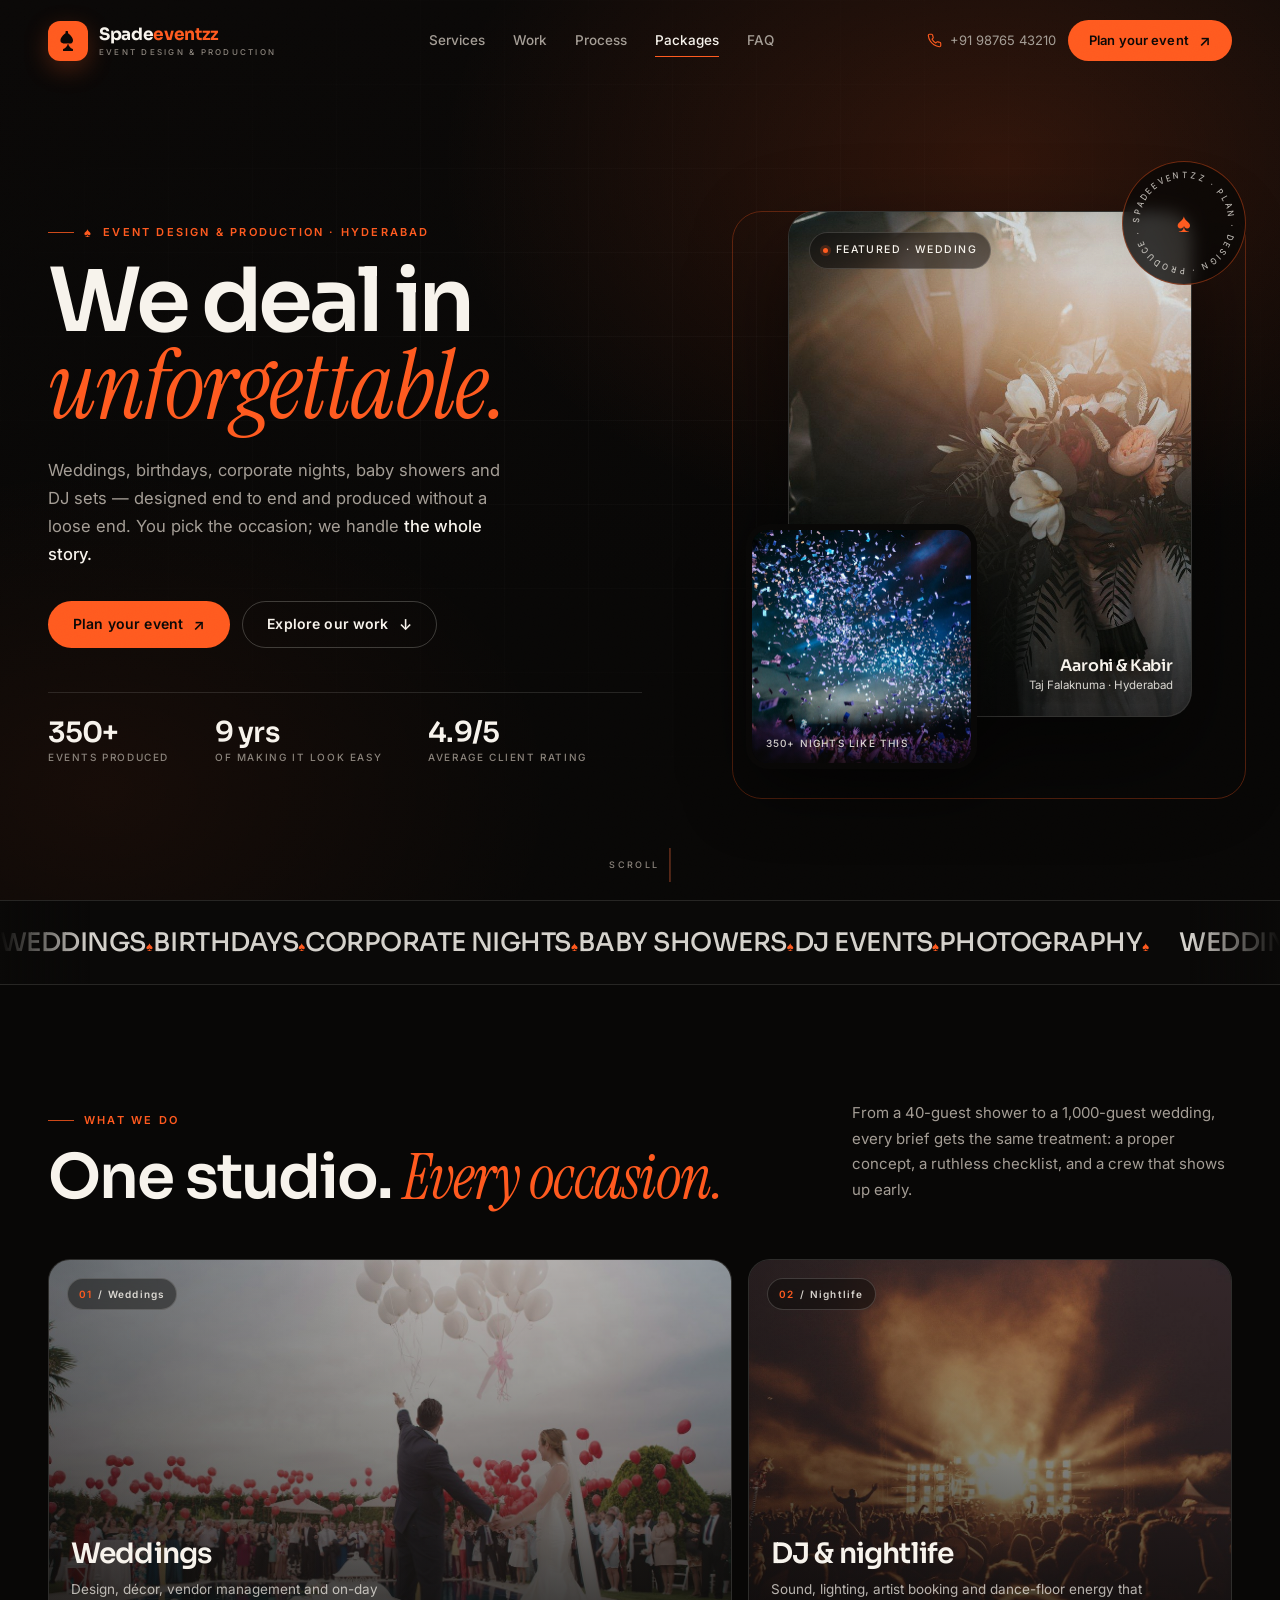
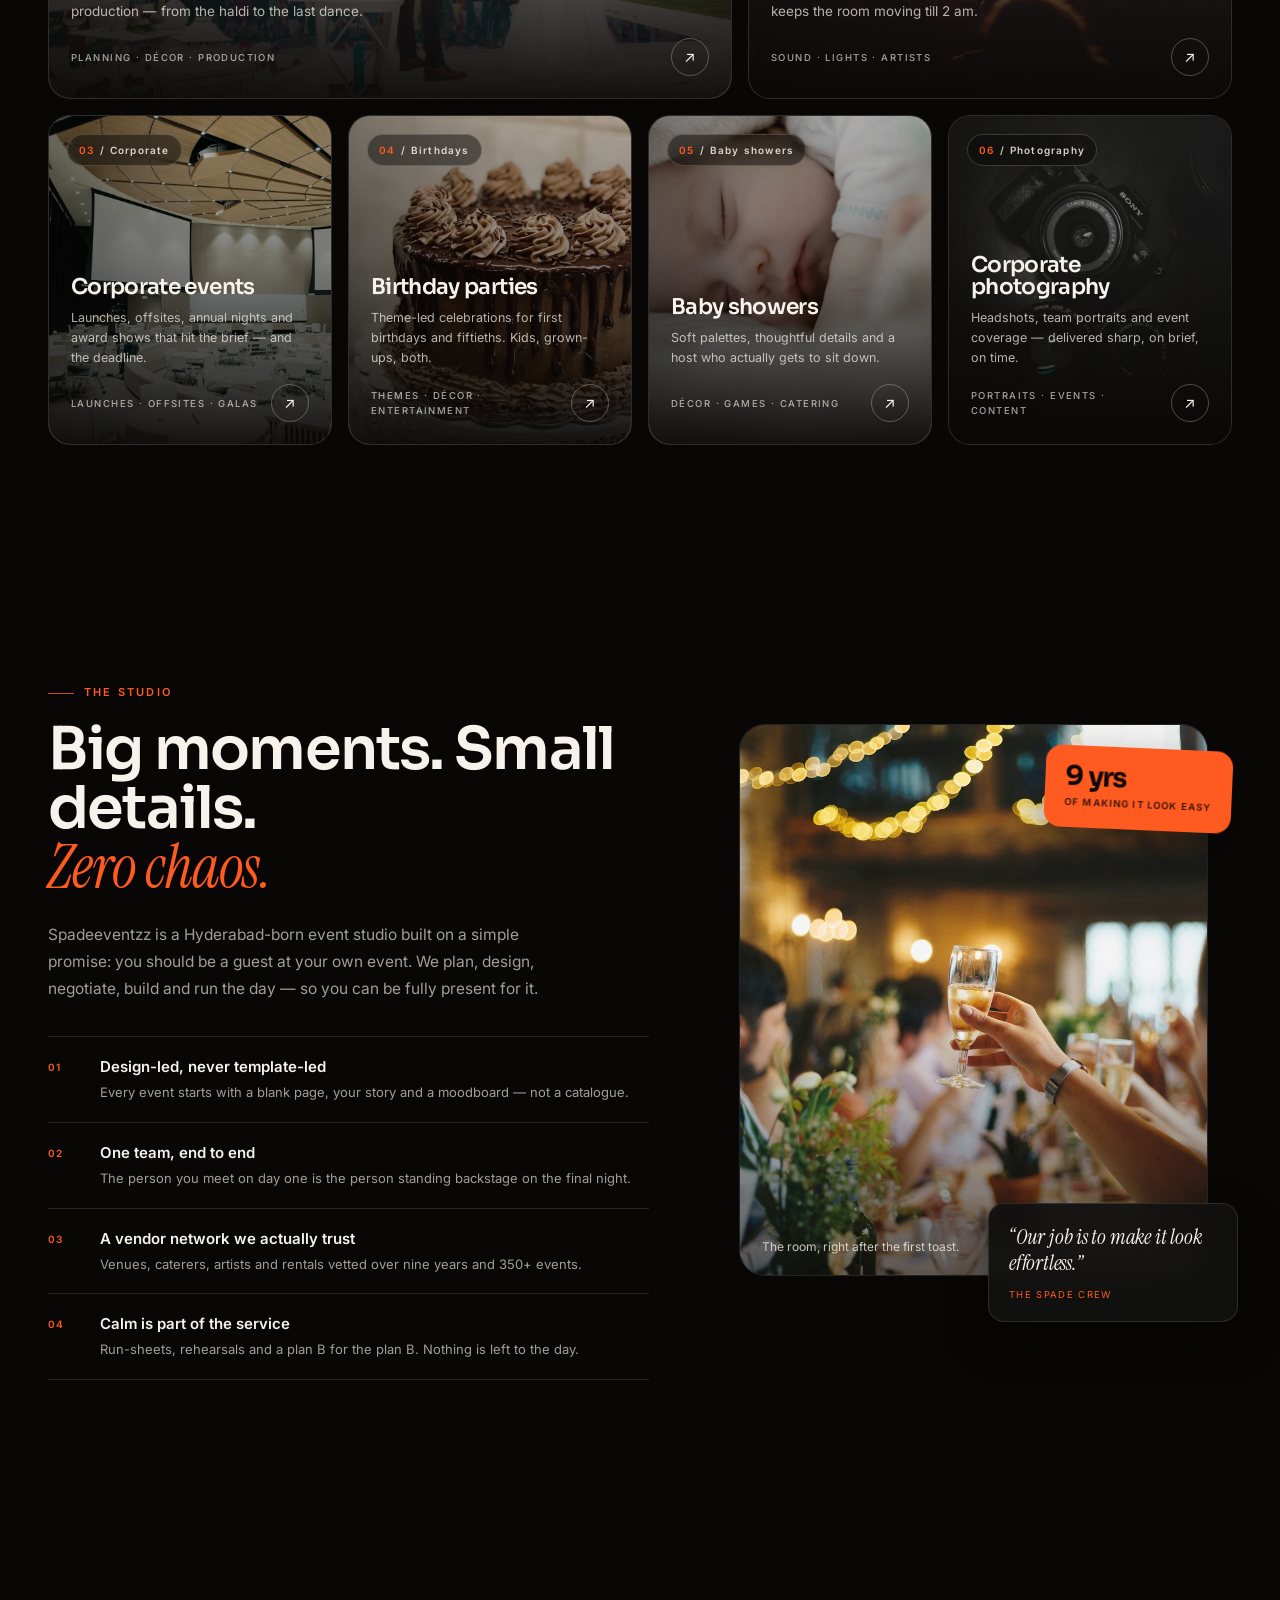
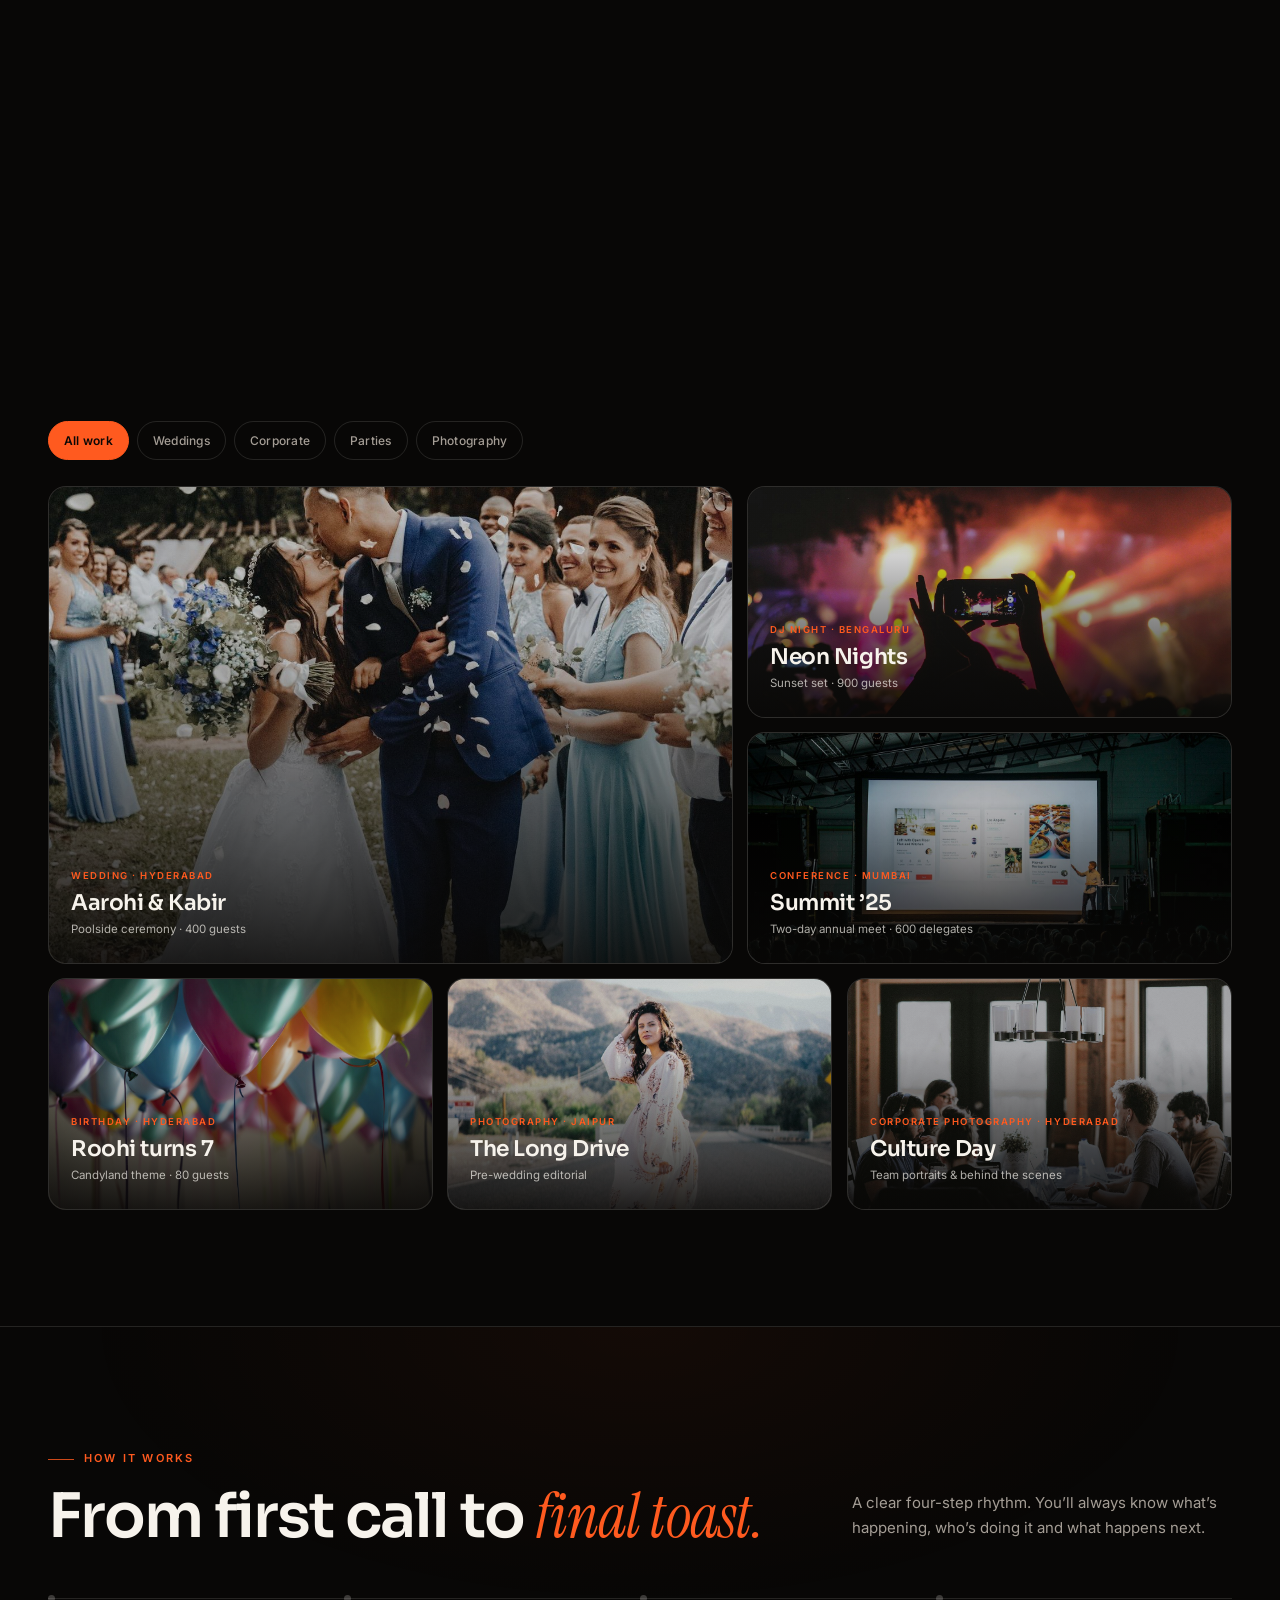
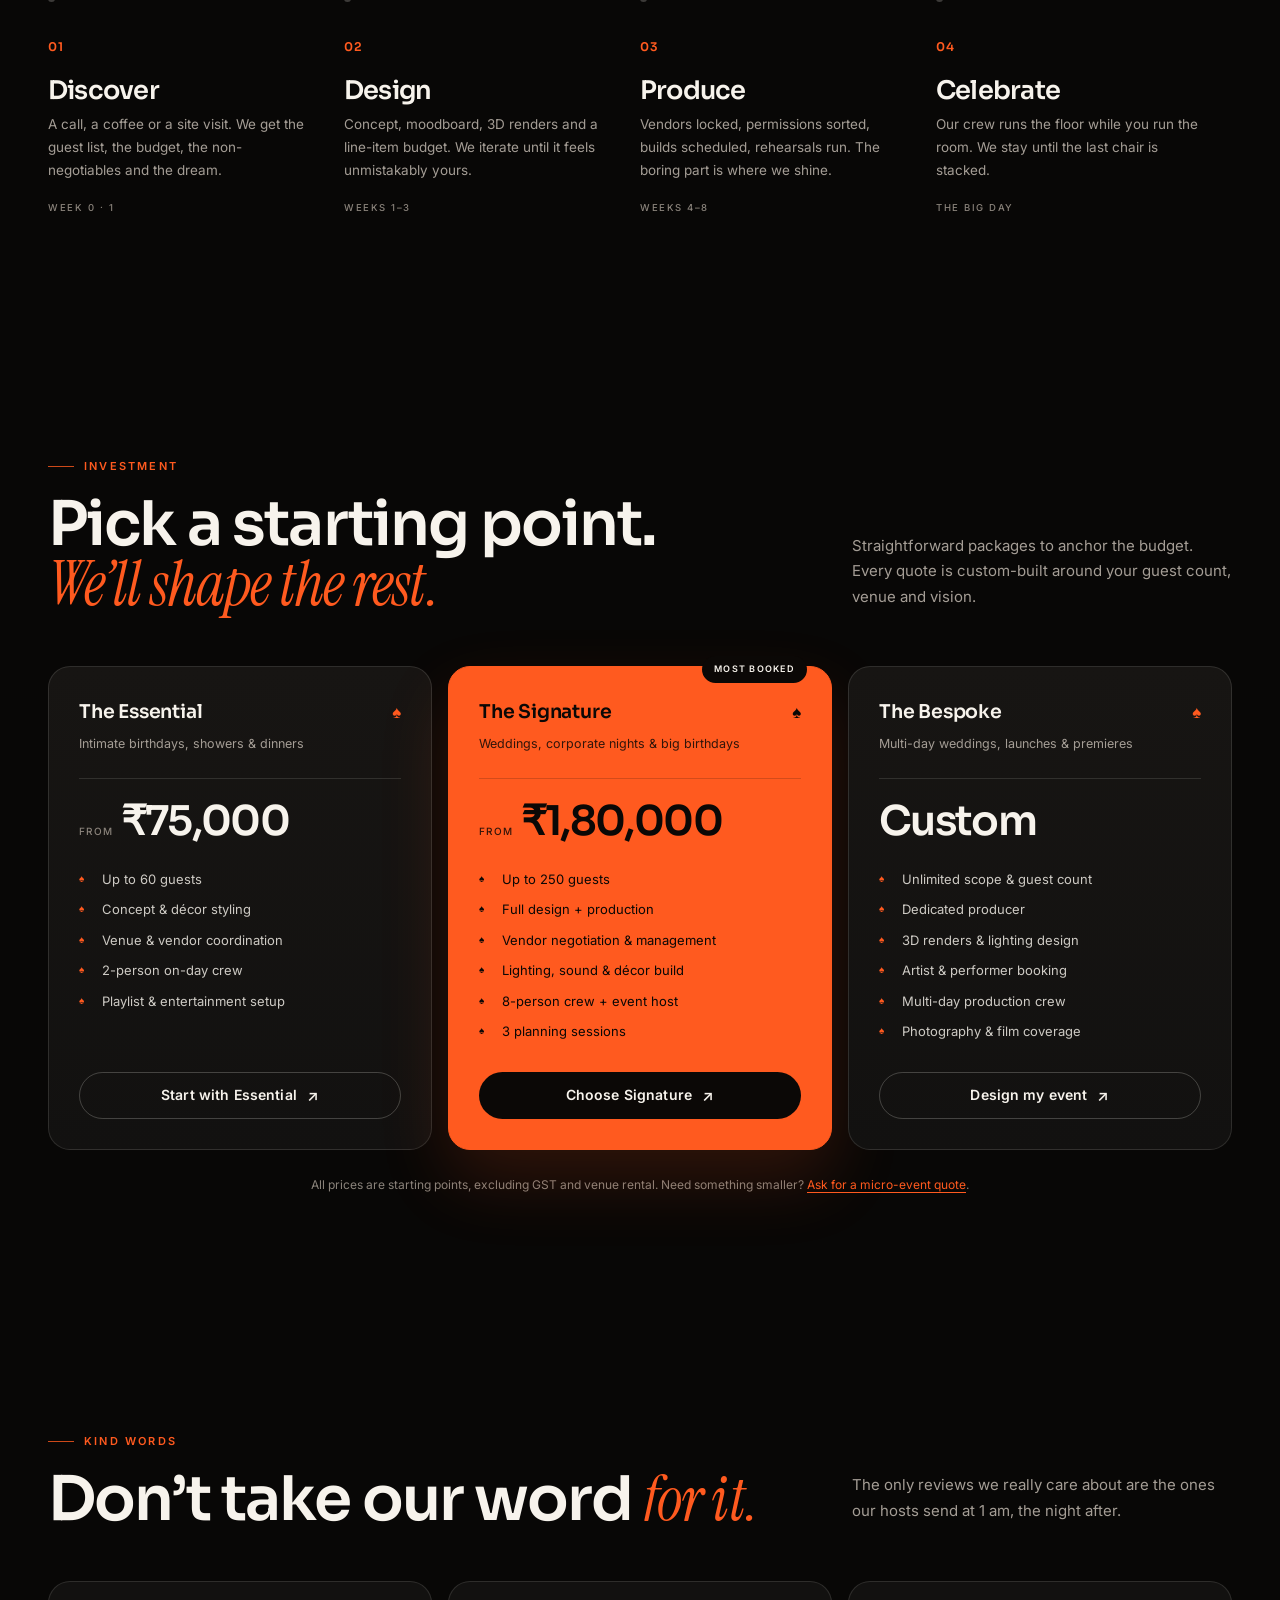
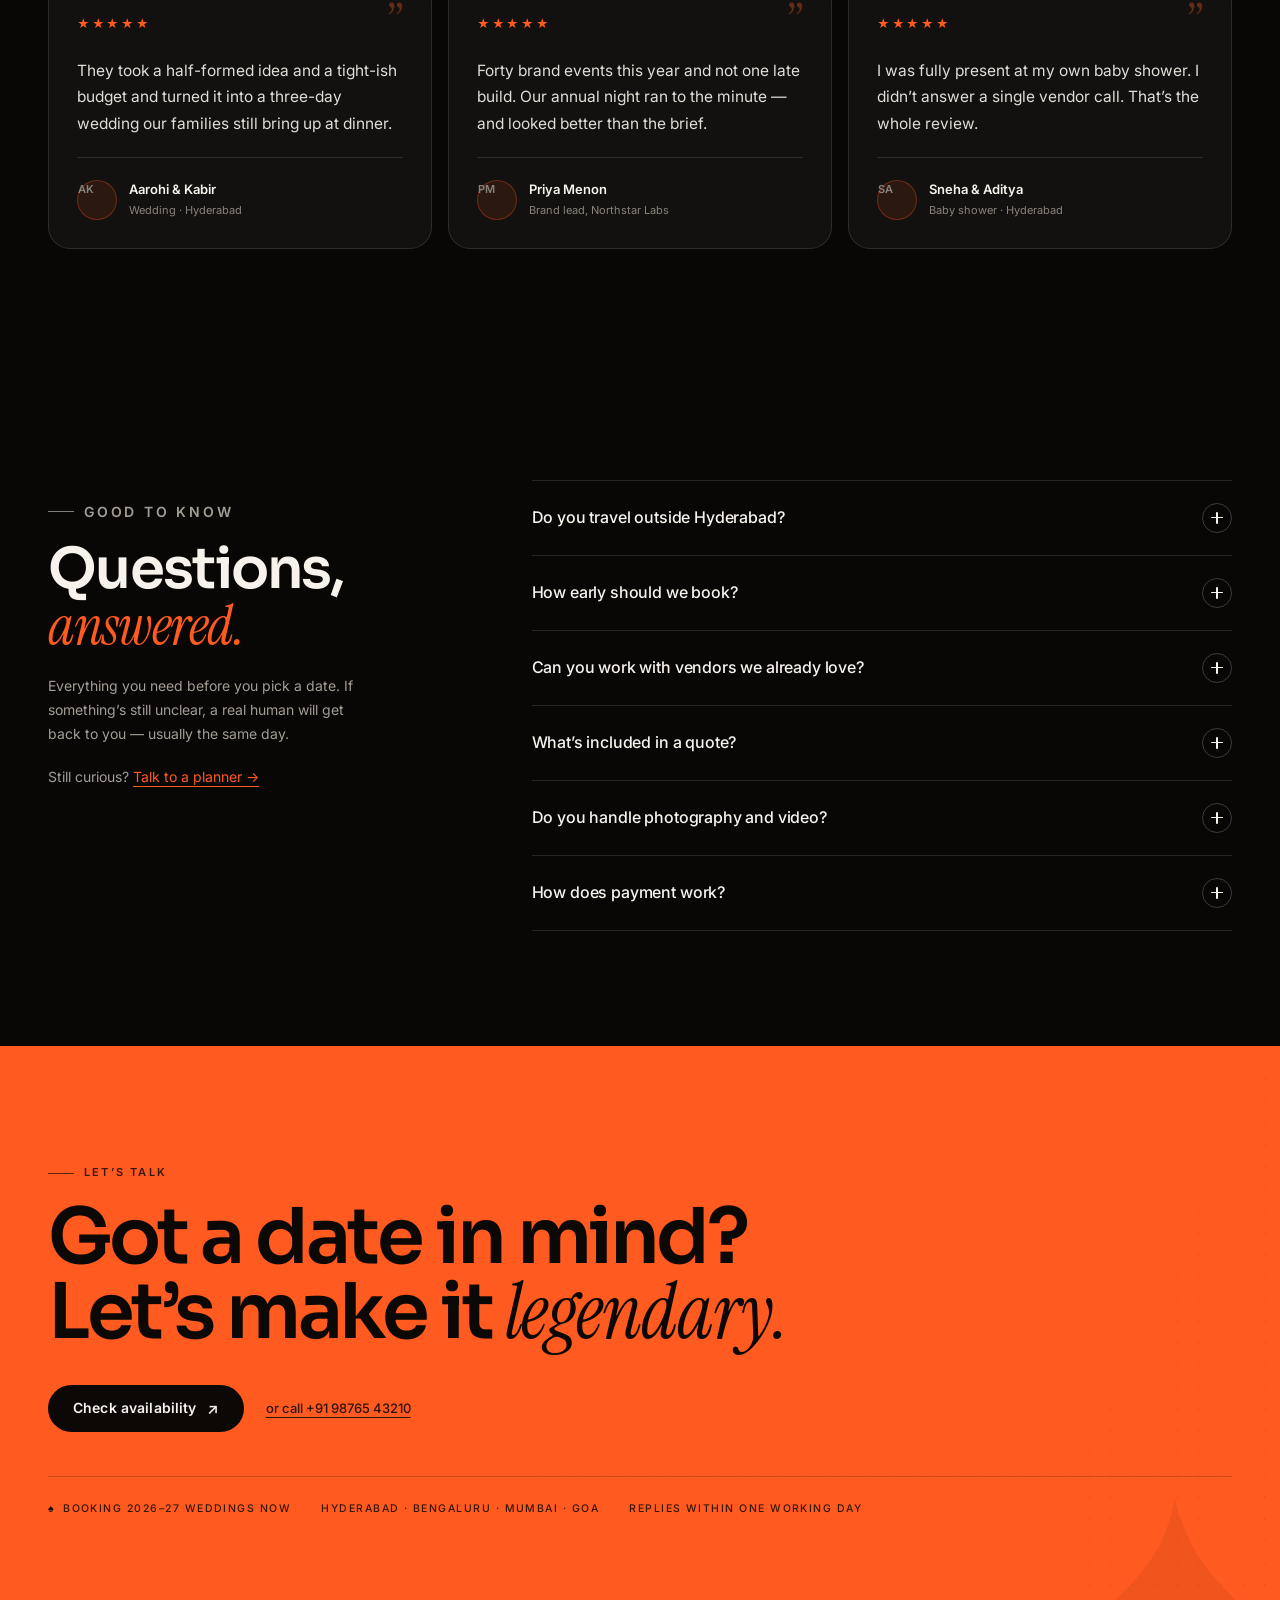
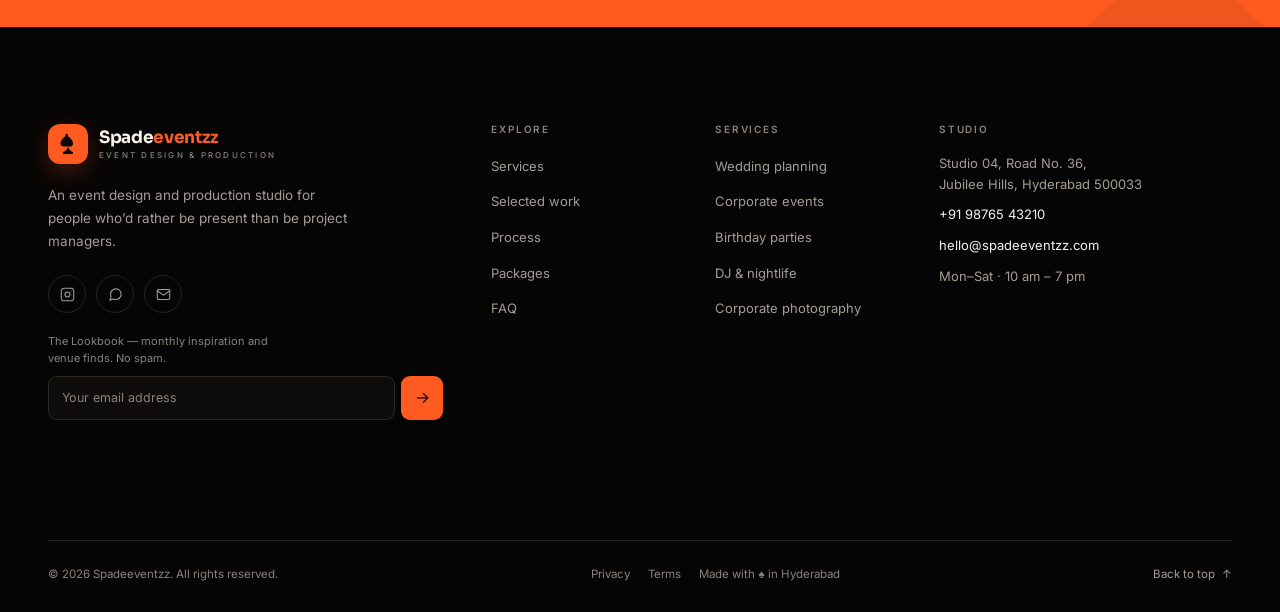
<file: index.html>
<!DOCTYPE html>
<html lang="en">
<head>
  <meta charset="utf-8">
  <meta name="viewport" content="width=device-width, initial-scale=1">
  <title>Spadeeventzz — Weddings, Parties &amp; Corporate Events in Hyderabad</title>
  <meta name="description" content="Spadeeventzz is a full-service event design and production studio in Hyderabad. Weddings, birthdays, corporate events, baby showers, DJ nights and corporate photography — planned end to end.">
  <meta name="theme-color" content="#080706">
  <link rel="canonical" href="https://spadeeventzz.com/">

  <!-- Open Graph / social -->
  <meta property="og:type" content="website">
  <meta property="og:site_name" content="Spadeeventzz">
  <meta property="og:title" content="Spadeeventzz — We deal in unforgettable.">
  <meta property="og:description" content="Weddings, birthdays, corporate nights, baby showers and DJ sets — designed end to end, produced without a loose end. Hyderabad and beyond.">
  <meta property="og:url" content="https://spadeeventzz.com/">
  <meta property="og:image" content="https://spadeeventzz.com/assets/og-image.png">
  <meta property="og:image:width" content="1200">
  <meta property="og:image:height" content="630">
  <meta name="twitter:card" content="summary_large_image">
  <meta name="twitter:title" content="Spadeeventzz — We deal in unforgettable.">
  <meta name="twitter:description" content="Event design &amp; production in Hyderabad. Weddings, corporate nights, birthdays, baby showers, DJ sets and photography.">
  <meta name="twitter:image" content="https://spadeeventzz.com/assets/og-image.png">

  <link rel="icon" href="assets/favicon.svg" type="image/svg+xml">
  <link rel="preconnect" href="https://fonts.googleapis.com">
  <link rel="preconnect" href="https://fonts.gstatic.com" crossorigin>
  <link href="https://fonts.googleapis.com/css2?family=Inter:wght@400;500;600&family=Instrument+Serif:ital@0;1&family=Sora:wght@400;500;600;700&display=swap" rel="stylesheet">
  <link rel="stylesheet" href="assets/styles.css">

  <script>document.documentElement.classList.add('js');</script>

  <script type="application/ld+json">
  {
    "@context": "https://schema.org",
    "@type": "LocalBusiness",
    "name": "Spadeeventzz",
    "description": "Event design and production studio for weddings, birthdays, corporate events, baby showers, DJ nights and corporate photography.",
    "url": "https://spadeeventzz.com/",
    "image": "https://spadeeventzz.com/assets/og-image.png",
    "telephone": "+91-98765-43210",
    "email": "hello@spadeeventzz.com",
    "priceRange": "₹₹₹",
    "address": {
      "@type": "PostalAddress",
      "streetAddress": "Studio 04, Road No. 36, Jubilee Hills",
      "addressLocality": "Hyderabad",
      "addressRegion": "Telangana",
      "postalCode": "500033",
      "addressCountry": "IN"
    },
    "areaServed": ["Hyderabad", "Bengaluru", "Mumbai", "Goa", "Jaipur", "Udaipur"],
    "sameAs": ["https://www.instagram.com/spadeeventzz"]
  }
  </script>
</head>
<body>
  <a class="skip-link" href="#main">Skip to content</a>
  <div class="grain" aria-hidden="true"></div>

  <!-- ================= HEADER ================= -->
  <header class="site-header" id="top">
    <div class="container nav">
      <a class="brand" href="#top">
        <span class="brand-mark" aria-hidden="true">
          <svg viewBox="0 0 16 16" fill="currentColor"><path d="M7.5 0a.5.5 0 0 1 .5.5v1.2C9.5 2.8 12 4.9 12 7.5c0 1.4-1 2.5-2.4 2.5-.6 0-1.1-.2-1.6-.5.5 3 2.3 4.2 3.4 4.6.3.1.6.3.6.7v.7c0 .3-.2.5-.5.5h-7a.5.5 0 0 1-.5-.5v-.7c0-.4.3-.6.6-.7 1.1-.4 2.9-1.6 3.4-4.6-.5.3-1 .5-1.6.5C3 10 2 8.9 2 7.5c0-2.6 2.5-4.7 4-5.8V.5a.5.5 0 0 1 .5-.5h1z"/></svg>
        </span>
        <span class="brand-word">
          <strong>Spade<span>eventzz</span></strong>
          <small>Event design &amp; production</small>
        </span>
      </a>

      <nav class="nav-links" aria-label="Primary">
        <a href="#services">Services</a>
        <a href="#work">Work</a>
        <a href="#process">Process</a>
        <a href="#packages">Packages</a>
        <a href="#faq">FAQ</a>
      </nav>

      <div class="nav-actions">
        <a class="nav-phone" href="tel:+919876543210">
          <svg viewBox="0 0 24 24" fill="none" stroke="currentColor" stroke-width="1.8" stroke-linecap="round" stroke-linejoin="round" aria-hidden="true"><path d="M22 16.92v3a2 2 0 0 1-2.18 2 19.79 19.79 0 0 1-8.63-3.07 19.5 19.5 0 0 1-6-6A19.79 19.79 0 0 1 2.12 4.18 2 2 0 0 1 4.11 2h3a2 2 0 0 1 2 1.72c.13.96.36 1.9.7 2.81a2 2 0 0 1-.45 2.11L8.09 9.91a16 16 0 0 0 6 6l1.27-1.27a2 2 0 0 1 2.11-.45c.91.34 1.85.57 2.81.7A2 2 0 0 1 22 16.92z"/></svg>
          +91 98765 43210
        </a>
        <button class="btn btn-primary nav-cta js-open-modal" type="button">Plan your event <span class="arrow" aria-hidden="true">↗</span></button>
        <button class="nav-toggle" type="button" aria-label="Open menu" aria-expanded="false" aria-controls="mobile-menu">
          <span></span><span></span><span></span>
        </button>
      </div>
    </div>
  </header>

  <!-- mobile menu -->
  <div class="mobile-menu" id="mobile-menu" aria-hidden="true">
    <nav aria-label="Mobile">
      <a href="#services">Services <span>01</span></a>
      <a href="#work">Work <span>02</span></a>
      <a href="#process">Process <span>03</span></a>
      <a href="#packages">Packages <span>04</span></a>
      <a href="#faq">FAQ <span>05</span></a>
    </nav>
    <div class="mobile-menu-foot">
      <button class="btn btn-primary js-open-modal" type="button">Plan your event <span class="arrow" aria-hidden="true">↗</span></button>
      <a href="tel:+919876543210">+91 98765 43210</a>
      <a href="mailto:hello@spadeeventzz.com">hello@spadeeventzz.com</a>
    </div>
  </div>

  <main id="main">
    <!-- ================= HERO ================= -->
    <section class="hero" aria-labelledby="hero-title">
      <div class="hero-bg" aria-hidden="true"></div>
      <div class="container">
        <div class="hero-grid">
          <div class="hero-copy">
            <p class="eyebrow reveal"><span class="spade" aria-hidden="true">♠</span> Event design &amp; production · Hyderabad</p>
            <h1 class="reveal" id="hero-title" style="--d:.05s">We deal in <em>unforgettable.</em></h1>
            <p class="hero-sub reveal" style="--d:.12s">Weddings, birthdays, corporate nights, baby showers and DJ sets — designed end to end and produced without a loose end. You pick the occasion; we handle <strong>the whole story.</strong></p>
            <div class="hero-actions reveal" style="--d:.18s">
              <button class="btn btn-primary js-open-modal" type="button">Plan your event <span class="arrow" aria-hidden="true">↗</span></button>
              <a class="btn btn-ghost" href="#work">Explore our work <span class="arrow" aria-hidden="true">↓</span></a>
            </div>
            <dl class="hero-stats reveal" style="--d:.24s">
              <div><dt>350+</dt><dd>events produced</dd></div>
              <div><dt>9 yrs</dt><dd>of making it look easy</dd></div>
              <div><dt>4.9/5</dt><dd>average client rating</dd></div>
            </dl>
          </div>

          <div class="hero-visual reveal" style="--d:.16s">
            <figure class="hero-frame">
              <img src="assets/img/wedding.jpg" alt="Bride and groom holding a bouquet at a Spadeeventzz wedding" width="1400" height="933" fetchpriority="high">
              <span class="hero-tag"><i aria-hidden="true"></i> Featured · Wedding</span>
              <figcaption class="hero-caption">
                <span><strong>Aarohi &amp; Kabir</strong>Taj Falaknuma · Hyderabad</span>
              </figcaption>
            </figure>

            <figure class="hero-small">
              <img src="assets/img/party.jpg" alt="Confetti falling over a packed dance floor" width="1400" height="933" loading="lazy">
            </figure>

            <div class="stamp" aria-hidden="true">
              <svg viewBox="0 0 120 120">
                <defs>
                  <path id="stampPath" d="M60,60 m-44,0 a44,44 0 1,1 88,0 a44,44 0 1,1 -88,0"/>
                </defs>
                <text>
                  <textPath href="#stampPath" textLength="270" lengthAdjust="spacingAndGlyphs">SPADEEVENTZZ · PLAN · DESIGN · PRODUCE ·</textPath>
                </text>
              </svg>
              <span class="stamp-spade">♠</span>
            </div>
          </div>
        </div>
      </div>
      <div class="hero-scroll" aria-hidden="true"><span>Scroll</span><i></i></div>
    </section>

    <!-- ================= TICKER ================= -->
    <div class="ticker" aria-hidden="true">
      <div class="ticker-track">
        <div class="ticker-group">
          <span>Weddings</span><i>♠</i><span>Birthdays</span><i>♠</i><span>Corporate nights</span><i>♠</i><span>Baby showers</span><i>♠</i><span>DJ events</span><i>♠</i><span>Photography</span><i>♠</i>
        </div>
        <div class="ticker-group">
          <span>Weddings</span><i>♠</i><span>Birthdays</span><i>♠</i><span>Corporate nights</span><i>♠</i><span>Baby showers</span><i>♠</i><span>DJ events</span><i>♠</i><span>Photography</span><i>♠</i>
        </div>
      </div>
    </div>

    <!-- ================= SERVICES ================= -->
    <section class="section" id="services" aria-labelledby="services-title">
      <div class="container">
        <div class="section-head reveal">
          <div>
            <p class="eyebrow">What we do</p>
            <h2 id="services-title">One studio. <em>Every occasion.</em></h2>
          </div>
          <p class="section-note">From a 40-guest shower to a 1,000-guest wedding, every brief gets the same treatment: a proper concept, a ruthless checklist, and a crew that shows up early.</p>
        </div>

        <div class="services-grid">
          <article class="service reveal">
            <img src="assets/img/wedding2.jpg" alt="Outdoor wedding ceremony with balloon décor beside a pool" loading="lazy" width="1400" height="933">
            <span class="service-num"><b>01</b> / Weddings</span>
            <div class="service-body">
              <h3>Weddings</h3>
              <p>Design, décor, vendor management and on-day production — from the haldi to the last dance.</p>
              <div class="service-foot">
                <span class="service-tag">Planning · Décor · Production</span>
                <button class="service-go js-open-modal" type="button" data-event="Wedding" aria-label="Plan a wedding with Spadeeventzz">↗</button>
              </div>
            </div>
          </article>

          <article class="service reveal" style="--d:.06s">
            <img src="assets/img/dj.jpg" alt="Concert stage lit in orange with a crowd silhouetted against the lights" loading="lazy" width="1400" height="933">
            <span class="service-num"><b>02</b> / Nightlife</span>
            <div class="service-body">
              <h3>DJ &amp; nightlife</h3>
              <p>Sound, lighting, artist booking and dance-floor energy that keeps the room moving till 2 am.</p>
              <div class="service-foot">
                <span class="service-tag">Sound · Lights · Artists</span>
                <button class="service-go js-open-modal" type="button" data-event="DJ / Nightlife" aria-label="Plan a DJ night with Spadeeventzz">↗</button>
              </div>
            </div>
          </article>

          <article class="service reveal">
            <img src="assets/img/conference.jpg" alt="Conference hall set up for a corporate event" loading="lazy" width="1400" height="933">
            <span class="service-num"><b>03</b> / Corporate</span>
            <div class="service-body">
              <h3>Corporate events</h3>
              <p>Launches, offsites, annual nights and award shows that hit the brief — and the deadline.</p>
              <div class="service-foot">
                <span class="service-tag">Launches · Offsites · Galas</span>
                <button class="service-go js-open-modal" type="button" data-event="Corporate event" aria-label="Plan a corporate event with Spadeeventzz">↗</button>
              </div>
            </div>
          </article>

          <article class="service reveal" style="--d:.06s">
            <img src="assets/img/cake.jpg" alt="Chocolate birthday cake with lit candles" loading="lazy" width="1400" height="933">
            <span class="service-num"><b>04</b> / Birthdays</span>
            <div class="service-body">
              <h3>Birthday parties</h3>
              <p>Theme-led celebrations for first birthdays and fiftieths. Kids, grown-ups, both.</p>
              <div class="service-foot">
                <span class="service-tag">Themes · Décor · Entertainment</span>
                <button class="service-go js-open-modal" type="button" data-event="Birthday" aria-label="Plan a birthday party with Spadeeventzz">↗</button>
              </div>
            </div>
          </article>

          <article class="service reveal" style="--d:.12s">
            <img src="assets/img/baby.jpg" alt="A sleeping newborn wrapped in a soft blanket" loading="lazy" width="1400" height="933">
            <span class="service-num"><b>05</b> / Baby showers</span>
            <div class="service-body">
              <h3>Baby showers</h3>
              <p>Soft palettes, thoughtful details and a host who actually gets to sit down.</p>
              <div class="service-foot">
                <span class="service-tag">Décor · Games · Catering</span>
                <button class="service-go js-open-modal" type="button" data-event="Baby shower" aria-label="Plan a baby shower with Spadeeventzz">↗</button>
              </div>
            </div>
          </article>

          <article class="service reveal" style="--d:.18s">
            <img src="assets/img/photo.jpg" alt="Professional camera on a dark surface" loading="lazy" width="1400" height="1750">
            <span class="service-num"><b>06</b> / Photography</span>
            <div class="service-body">
              <h3>Corporate photography</h3>
              <p>Headshots, team portraits and event coverage — delivered sharp, on brief, on time.</p>
              <div class="service-foot">
                <span class="service-tag">Portraits · Events · Content</span>
                <button class="service-go js-open-modal" type="button" data-event="Corporate photography" aria-label="Book corporate photography with Spadeeventzz">↗</button>
              </div>
            </div>
          </article>
        </div>
      </div>
    </section>

    <!-- ================= ABOUT ================= -->
    <section class="section about" id="studio" aria-labelledby="about-title">
      <div class="container">
        <div class="about-grid">
          <div class="about-copy reveal">
            <p class="eyebrow">The studio</p>
            <h2 id="about-title">Big moments. Small details.<br><em>Zero chaos.</em></h2>
            <p class="about-intro">Spadeeventzz is a Hyderabad-born event studio built on a simple promise: you should be a guest at your own event. We plan, design, negotiate, build and run the day — so you can be fully present for it.</p>
            <ul class="about-points">
              <li>
                <span class="point-num">01</span>
                <div><h3>Design-led, never template-led</h3><p>Every event starts with a blank page, your story and a moodboard — not a catalogue.</p></div>
              </li>
              <li>
                <span class="point-num">02</span>
                <div><h3>One team, end to end</h3><p>The person you meet on day one is the person standing backstage on the final night.</p></div>
              </li>
              <li>
                <span class="point-num">03</span>
                <div><h3>A vendor network we actually trust</h3><p>Venues, caterers, artists and rentals vetted over nine years and 350+ events.</p></div>
              </li>
              <li>
                <span class="point-num">04</span>
                <div><h3>Calm is part of the service</h3><p>Run-sheets, rehearsals and a plan B for the plan B. Nothing is left to the day.</p></div>
              </li>
            </ul>
          </div>

          <div class="about-visual reveal" style="--d:.1s">
            <figure class="about-img">
              <img src="assets/img/toast.jpg" alt="Guests raising champagne glasses at a warmly lit dinner" loading="lazy" width="1400" height="933">
              <figcaption>The room, right after the first toast.</figcaption>
            </figure>
            <div class="about-badge">
              <strong>9 yrs</strong>
              <span>of making it look easy</span>
            </div>
            <p class="about-quote">“Our job is to make it look effortless.”<span>The Spade crew</span></p>
          </div>
        </div>

        <div class="stat-band reveal">
          <div><strong><span data-count="350">350</span><i>+</i></strong><span>events produced</span></div>
          <div><strong><span data-count="20">20</span><i>+</i></strong><span>cities covered</span></div>
          <div><strong><span data-count="40">40</span><i>+</i></strong><span>crew on call</span></div>
          <div><strong><span data-count="4.9" data-decimals="1">4.9</span><i>/5</i></strong><span>client rating</span></div>
        </div>
      </div>
    </section>

    <!-- ================= WORK ================= -->
    <section class="section" id="work" aria-labelledby="work-title">
      <div class="container">
        <div class="section-head reveal">
          <div>
            <p class="eyebrow">Selected work</p>
            <h2 id="work-title">Recent stages, sets <em>&amp; stories.</em></h2>
          </div>
          <p class="section-note">A small slice of the calendar. Every event is designed from scratch — no repeats, no rented ideas.</p>
        </div>

        <div class="work-filters reveal" role="group" aria-label="Filter work by category">
          <button class="chip is-active" type="button" data-filter="all" aria-pressed="true">All work</button>
          <button class="chip" type="button" data-filter="wedding" aria-pressed="false">Weddings</button>
          <button class="chip" type="button" data-filter="corporate" aria-pressed="false">Corporate</button>
          <button class="chip" type="button" data-filter="parties" aria-pressed="false">Parties</button>
          <button class="chip" type="button" data-filter="photography" aria-pressed="false">Photography</button>
        </div>

        <div class="gallery reveal" id="gallery">
          <figure class="work" data-cat="wedding">
            <img src="assets/img/gallery-wedding.jpg" alt="Bride and groom walking through confetti after their ceremony" loading="lazy" width="1200" height="1800">
            <span class="work-zoom" aria-hidden="true">↗</span>
            <figcaption>
              <span><span class="work-cat">Wedding · Hyderabad</span><h3>Aarohi &amp; Kabir</h3><span class="work-loc">Poolside ceremony · 400 guests</span></span>
            </figcaption>
            <button class="work-hit js-lightbox" type="button" data-full="assets/img/gallery-wedding.jpg" data-caption="Aarohi &amp; Kabir — poolside wedding, Hyderabad" aria-label="View Aarohi and Kabir wedding photo"></button>
          </figure>

          <figure class="work" data-cat="parties">
            <img src="assets/img/gallery-concert.jpg" alt="Crowd filming a DJ set with orange stage lights behind" loading="lazy" width="1600" height="1067">
            <span class="work-zoom" aria-hidden="true">↗</span>
            <figcaption>
              <span><span class="work-cat">DJ night · Bengaluru</span><h3>Neon Nights</h3><span class="work-loc">Sunset set · 900 guests</span></span>
            </figcaption>
            <button class="work-hit js-lightbox" type="button" data-full="assets/img/gallery-concert.jpg" data-caption="Neon Nights — DJ event, Bengaluru" aria-label="View Neon Nights DJ event photo"></button>
          </figure>

          <figure class="work" data-cat="corporate">
            <img src="assets/img/stage.jpg" alt="Wide conference venue with projection screens and round tables" loading="lazy" width="1400" height="933">
            <span class="work-zoom" aria-hidden="true">↗</span>
            <figcaption>
              <span><span class="work-cat">Conference · Mumbai</span><h3>Summit &rsquo;25</h3><span class="work-loc">Two-day annual meet · 600 delegates</span></span>
            </figcaption>
            <button class="work-hit js-lightbox" type="button" data-full="assets/img/stage.jpg" data-caption="Summit '25 — annual conference, Mumbai" aria-label="View Summit 2025 conference photo"></button>
          </figure>

          <figure class="work" data-cat="parties">
            <img src="assets/img/birthday.jpg" alt="Colourful balloons at a birthday party" loading="lazy" width="1400" height="933">
            <span class="work-zoom" aria-hidden="true">↗</span>
            <figcaption>
              <span><span class="work-cat">Birthday · Hyderabad</span><h3>Roohi turns 7</h3><span class="work-loc">Candyland theme · 80 guests</span></span>
            </figcaption>
            <button class="work-hit js-lightbox" type="button" data-full="assets/img/birthday.jpg" data-caption="Roohi turns 7 — candyland birthday, Hyderabad" aria-label="View Roohi birthday party photo"></button>
          </figure>

          <figure class="work" data-cat="photography">
            <img src="assets/img/decor.jpg" alt="Woman in a floral dress standing on an open road during a pre-wedding shoot" loading="lazy" width="1200" height="1800">
            <span class="work-zoom" aria-hidden="true">↗</span>
            <figcaption>
              <span><span class="work-cat">Photography · Jaipur</span><h3>The Long Drive</h3><span class="work-loc">Pre-wedding editorial</span></span>
            </figcaption>
            <button class="work-hit js-lightbox" type="button" data-full="assets/img/decor.jpg" data-caption="The Long Drive — pre-wedding shoot, Jaipur" aria-label="View The Long Drive pre-wedding photo"></button>
          </figure>

          <figure class="work" data-cat="corporate">
            <img src="assets/img/team.jpg" alt="Creative team working together around a table" loading="lazy" width="1400" height="933">
            <span class="work-zoom" aria-hidden="true">↗</span>
            <figcaption>
              <span><span class="work-cat">Corporate photography · Hyderabad</span><h3>Culture Day</h3><span class="work-loc">Team portraits &amp; behind the scenes</span></span>
            </figcaption>
            <button class="work-hit js-lightbox" type="button" data-full="assets/img/team.jpg" data-caption="Culture Day — corporate team portraits, Hyderabad" aria-label="View Culture Day corporate photography"></button>
          </figure>
        </div>
      </div>
    </section>

    <!-- ================= PROCESS ================= -->
    <section class="section process" id="process" aria-labelledby="process-title">
      <div class="container">
        <div class="section-head reveal">
          <div>
            <p class="eyebrow">How it works</p>
            <h2 id="process-title">From first call to <em>final toast.</em></h2>
          </div>
          <p class="section-note">A clear four-step rhythm. You&rsquo;ll always know what&rsquo;s happening, who&rsquo;s doing it and what happens next.</p>
        </div>

        <div class="steps">
          <article class="step reveal">
            <span class="step-dot" aria-hidden="true"></span>
            <span class="step-num">01</span>
            <h3>Discover</h3>
            <p>A call, a coffee or a site visit. We get the guest list, the budget, the non-negotiables and the dream.</p>
            <span class="step-meta">Week 0 · 1</span>
          </article>
          <article class="step reveal" style="--d:.06s">
            <span class="step-dot" aria-hidden="true"></span>
            <span class="step-num">02</span>
            <h3>Design</h3>
            <p>Concept, moodboard, 3D renders and a line-item budget. We iterate until it feels unmistakably yours.</p>
            <span class="step-meta">Weeks 1–3</span>
          </article>
          <article class="step reveal" style="--d:.12s">
            <span class="step-dot" aria-hidden="true"></span>
            <span class="step-num">03</span>
            <h3>Produce</h3>
            <p>Vendors locked, permissions sorted, builds scheduled, rehearsals run. The boring part is where we shine.</p>
            <span class="step-meta">Weeks 4–8</span>
          </article>
          <article class="step reveal" style="--d:.18s">
            <span class="step-dot" aria-hidden="true"></span>
            <span class="step-num">04</span>
            <h3>Celebrate</h3>
            <p>Our crew runs the floor while you run the room. We stay until the last chair is stacked.</p>
            <span class="step-meta">The big day</span>
          </article>
        </div>
      </div>
    </section>

    <!-- ================= PACKAGES ================= -->
    <section class="section" id="packages" aria-labelledby="packages-title">
      <div class="container">
        <div class="section-head reveal">
          <div>
            <p class="eyebrow">Investment</p>
            <h2 id="packages-title">Pick a starting point.<br><em>We&rsquo;ll shape the rest.</em></h2>
          </div>
          <p class="section-note">Straightforward packages to anchor the budget. Every quote is custom-built around your guest count, venue and vision.</p>
        </div>

        <div class="plans">
          <article class="plan reveal">
            <p class="plan-name">The Essential <span class="spade" aria-hidden="true">♠</span></p>
            <p class="plan-for">Intimate birthdays, showers &amp; dinners</p>
            <p class="plan-price"><span>from</span> ₹75,000</p>
            <ul>
              <li>Up to 60 guests</li>
              <li>Concept &amp; décor styling</li>
              <li>Venue &amp; vendor coordination</li>
              <li>2-person on-day crew</li>
              <li>Playlist &amp; entertainment setup</li>
            </ul>
            <button class="btn btn-outline btn-block js-open-modal" type="button" data-package="The Essential">Start with Essential <span class="arrow" aria-hidden="true">↗</span></button>
          </article>

          <article class="plan plan--featured reveal" style="--d:.06s">
            <span class="plan-badge">Most booked</span>
            <p class="plan-name">The Signature <span class="spade" aria-hidden="true">♠</span></p>
            <p class="plan-for">Weddings, corporate nights &amp; big birthdays</p>
            <p class="plan-price"><span>from</span> ₹1,80,000</p>
            <ul>
              <li>Up to 250 guests</li>
              <li>Full design + production</li>
              <li>Vendor negotiation &amp; management</li>
              <li>Lighting, sound &amp; décor build</li>
              <li>8-person crew + event host</li>
              <li>3 planning sessions</li>
            </ul>
            <button class="btn btn-block js-open-modal" type="button" data-package="The Signature">Choose Signature <span class="arrow" aria-hidden="true">↗</span></button>
          </article>

          <article class="plan reveal" style="--d:.12s">
            <p class="plan-name">The Bespoke <span class="spade" aria-hidden="true">♠</span></p>
            <p class="plan-for">Multi-day weddings, launches &amp; premieres</p>
            <p class="plan-price">Custom</p>
            <ul>
              <li>Unlimited scope &amp; guest count</li>
              <li>Dedicated producer</li>
              <li>3D renders &amp; lighting design</li>
              <li>Artist &amp; performer booking</li>
              <li>Multi-day production crew</li>
              <li>Photography &amp; film coverage</li>
            </ul>
            <button class="btn btn-outline btn-block js-open-modal" type="button" data-package="The Bespoke">Design my event <span class="arrow" aria-hidden="true">↗</span></button>
          </article>
        </div>
        <p class="plans-note">All prices are starting points, excluding GST and venue rental. Need something smaller? <button class="js-open-modal" type="button">Ask for a micro-event quote</button>.</p>
      </div>
    </section>

    <!-- ================= TESTIMONIALS ================= -->
    <section class="section" id="testimonials" aria-labelledby="testimonials-title">
      <div class="container">
        <div class="section-head reveal">
          <div>
            <p class="eyebrow">Kind words</p>
            <h2 id="testimonials-title">Don&rsquo;t take our word <em>for it.</em></h2>
          </div>
          <p class="section-note">The only reviews we really care about are the ones our hosts send at 1 am, the night after.</p>
        </div>

        <div class="quotes">
          <figure class="quote reveal">
            <div class="quote-top">
              <span class="stars" aria-label="Rated 5 out of 5">★★★★★</span>
              <span class="quote-mark" aria-hidden="true">”</span>
            </div>
            <blockquote>They took a half-formed idea and a tight-ish budget and turned it into a three-day wedding our families still bring up at dinner.</blockquote>
            <figcaption>
              <span class="avatar" aria-hidden="true">AK</span>
              <div><strong>Aarohi &amp; Kabir</strong><span>Wedding · Hyderabad</span></div>
            </figcaption>
          </figure>

          <figure class="quote reveal" style="--d:.06s">
            <div class="quote-top">
              <span class="stars" aria-label="Rated 5 out of 5">★★★★★</span>
              <span class="quote-mark" aria-hidden="true">”</span>
            </div>
            <blockquote>Forty brand events this year and not one late build. Our annual night ran to the minute — and looked better than the brief.</blockquote>
            <figcaption>
              <span class="avatar" aria-hidden="true">PM</span>
              <div><strong>Priya Menon</strong><span>Brand lead, Northstar Labs</span></div>
            </figcaption>
          </figure>

          <figure class="quote reveal" style="--d:.12s">
            <div class="quote-top">
              <span class="stars" aria-label="Rated 5 out of 5">★★★★★</span>
              <span class="quote-mark" aria-hidden="true">”</span>
            </div>
            <blockquote>I was fully present at my own baby shower. I didn&rsquo;t answer a single vendor call. That&rsquo;s the whole review.</blockquote>
            <figcaption>
              <span class="avatar" aria-hidden="true">SA</span>
              <div><strong>Sneha &amp; Aditya</strong><span>Baby shower · Hyderabad</span></div>
            </figcaption>
          </figure>
        </div>
      </div>
    </section>

    <!-- ================= FAQ ================= -->
    <section class="section" id="faq" aria-labelledby="faq-title">
      <div class="container faq-grid">
        <div class="faq-intro reveal">
          <p class="eyebrow">Good to know</p>
          <h2 id="faq-title">Questions,<br><em>answered.</em></h2>
          <p>Everything you need before you pick a date. If something&rsquo;s still unclear, a real human will get back to you — usually the same day.</p>
          <p class="faq-more">Still curious? <button class="js-open-modal" type="button">Talk to a planner →</button></p>
        </div>

        <div class="faq-list reveal" style="--d:.08s">
          <div class="faq-item">
            <h3>
              <button class="faq-q" type="button" aria-expanded="false" aria-controls="faq-a1" id="faq-q1">
                <span>Do you travel outside Hyderabad?</span>
                <span class="faq-icon" aria-hidden="true"></span>
              </button>
            </h3>
            <div class="faq-a" id="faq-a1" role="region" aria-labelledby="faq-q1" inert>
              <div><p>Yes. We&rsquo;ve produced events in 20+ cities and regularly work across Bengaluru, Mumbai, Goa, Jaipur and Udaipur. Travel, stay and logistics are quoted transparently and built into your budget — no surprise invoices afterwards.</p></div>
            </div>
          </div>

          <div class="faq-item">
            <h3>
              <button class="faq-q" type="button" aria-expanded="false" aria-controls="faq-a2" id="faq-q2">
                <span>How early should we book?</span>
                <span class="faq-icon" aria-hidden="true"></span>
              </button>
            </h3>
            <div class="faq-a" id="faq-a2" role="region" aria-labelledby="faq-q2" inert>
              <div><p>Weddings and large corporate nights: three to six months ahead. Birthdays, showers and smaller dinners: two to four weeks. Peak season from October to February fills fastest, so earlier is genuinely better.</p></div>
            </div>
          </div>

          <div class="faq-item">
            <h3>
              <button class="faq-q" type="button" aria-expanded="false" aria-controls="faq-a3" id="faq-q3">
                <span>Can you work with vendors we already love?</span>
                <span class="faq-icon" aria-hidden="true"></span>
              </button>
            </h3>
            <div class="faq-a" id="faq-a3" role="region" aria-labelledby="faq-q3" inert>
              <div><p>Always. Bring your photographer, caterer or venue — we&rsquo;ll coordinate directly and keep the standards high. If you need recommendations, our nine-year network of trusted vendors is yours to use.</p></div>
            </div>
          </div>

          <div class="faq-item">
            <h3>
              <button class="faq-q" type="button" aria-expanded="false" aria-controls="faq-a4" id="faq-q4">
                <span>What&rsquo;s included in a quote?</span>
                <span class="faq-icon" aria-hidden="true"></span>
              </button>
            </h3>
            <div class="faq-a" id="faq-a4" role="region" aria-labelledby="faq-q4" inert>
              <div><p>Design and planning fees, production and décor, crew, equipment and on-day coordination. Venue rental, catering and artist fees are usually billed at actuals — clearly listed, with no hidden mark-ups.</p></div>
            </div>
          </div>

          <div class="faq-item">
            <h3>
              <button class="faq-q" type="button" aria-expanded="false" aria-controls="faq-a5" id="faq-q5">
                <span>Do you handle photography and video?</span>
                <span class="faq-icon" aria-hidden="true"></span>
              </button>
            </h3>
            <div class="faq-a" id="faq-a5" role="region" aria-labelledby="faq-q5" inert>
              <div><p>Yes — corporate headshots, event coverage, brand films and wedding photography through our partner roster. Bundle it with planning or book it standalone. Deliverables and turnaround are agreed upfront.</p></div>
            </div>
          </div>

          <div class="faq-item">
            <h3>
              <button class="faq-q" type="button" aria-expanded="false" aria-controls="faq-a6" id="faq-q6">
                <span>How does payment work?</span>
                <span class="faq-icon" aria-hidden="true"></span>
              </button>
            </h3>
            <div class="faq-a" id="faq-a6" role="region" aria-labelledby="faq-q6" inert>
              <div><p>40% to lock the date, 40% before the event, 20% on wrap. For weddings and multi-day events we split it into four milestones. Everything is invoiced with GST and a clear scope sheet.</p></div>
            </div>
          </div>
        </div>
      </div>
    </section>

    <!-- ================= CTA ================= -->
    <section class="cta-band" id="contact" aria-labelledby="cta-title">
      <div class="container cta-inner">
        <p class="eyebrow">Let&rsquo;s talk</p>
        <h2 id="cta-title">Got a date in mind?<br>Let&rsquo;s make it <em>legendary.</em></h2>
        <div class="cta-actions">
          <button class="btn btn-dark js-open-modal" type="button">Check availability <span class="arrow" aria-hidden="true">↗</span></button>
          <a class="cta-link" href="tel:+919876543210">or call +91 98765 43210</a>
        </div>
        <div class="cta-foot">
          <span><i aria-hidden="true">♠</i> Booking 2026–27 weddings now</span>
          <span>Hyderabad · Bengaluru · Mumbai · Goa</span>
          <span>Replies within one working day</span>
        </div>
      </div>
    </section>
  </main>

  <!-- ================= FOOTER ================= -->
  <footer class="site-footer">
    <div class="container">
      <div class="footer-grid">
        <div class="footer-brand">
          <a class="brand" href="#top">
            <span class="brand-mark" aria-hidden="true">
              <svg viewBox="0 0 16 16" fill="currentColor"><path d="M7.5 0a.5.5 0 0 1 .5.5v1.2C9.5 2.8 12 4.9 12 7.5c0 1.4-1 2.5-2.4 2.5-.6 0-1.1-.2-1.6-.5.5 3 2.3 4.2 3.4 4.6.3.1.6.3.6.7v.7c0 .3-.2.5-.5.5h-7a.5.5 0 0 1-.5-.5v-.7c0-.4.3-.6.6-.7 1.1-.4 2.9-1.6 3.4-4.6-.5.3-1 .5-1.6.5C3 10 2 8.9 2 7.5c0-2.6 2.5-4.7 4-5.8V.5a.5.5 0 0 1 .5-.5h1z"/></svg>
            </span>
            <span class="brand-word">
              <strong>Spade<span>eventzz</span></strong>
              <small>Event design &amp; production</small>
            </span>
          </a>
          <p>An event design and production studio for people who&rsquo;d rather be present than be project managers.</p>
          <div class="footer-socials">
            <a href="https://www.instagram.com/spadeeventzz" target="_blank" rel="noopener" aria-label="Spadeeventzz on Instagram">
              <svg viewBox="0 0 24 24" fill="none" stroke="currentColor" stroke-width="1.7" stroke-linecap="round" stroke-linejoin="round" aria-hidden="true"><rect x="2" y="2" width="20" height="20" rx="5"/><circle cx="12" cy="12" r="4"/><circle cx="17.5" cy="6.5" r="0.8" fill="currentColor" stroke="none"/></svg>
            </a>
            <a href="https://wa.me/919876543210" target="_blank" rel="noopener" aria-label="Message Spadeeventzz on WhatsApp">
              <svg viewBox="0 0 24 24" fill="none" stroke="currentColor" stroke-width="1.7" stroke-linecap="round" stroke-linejoin="round" aria-hidden="true"><path d="M21 11.5a8.38 8.38 0 0 1-.9 3.8 8.5 8.5 0 0 1-7.6 4.7 8.38 8.38 0 0 1-3.8-.9L3 21l1.9-5.7a8.38 8.38 0 0 1-.9-3.8 8.5 8.5 0 0 1 4.7-7.6 8.38 8.38 0 0 1 3.8-.9h.5a8.48 8.48 0 0 1 8 8v.5z"/></svg>
            </a>
            <a href="mailto:hello@spadeeventzz.com" aria-label="Email Spadeeventzz">
              <svg viewBox="0 0 24 24" fill="none" stroke="currentColor" stroke-width="1.7" stroke-linecap="round" stroke-linejoin="round" aria-hidden="true"><rect x="2" y="4" width="20" height="16" rx="2"/><path d="m22 6-10 7L2 6"/></svg>
            </a>
          </div>

          <div class="footer-news">
            <p>The Lookbook — monthly inspiration and venue finds. No spam.</p>
            <form class="news-form" id="news-form" novalidate>
              <label for="news-email" class="field-hp">Email address</label>
              <input type="email" id="news-email" name="email" placeholder="Your email address" autocomplete="email" required>
              <button type="submit" aria-label="Subscribe to the Lookbook">→</button>
            </form>
            <p class="news-msg" id="news-msg" role="status" aria-live="polite"></p>
          </div>
        </div>

        <div class="footer-col">
          <h3>Explore</h3>
          <ul>
            <li><a href="#services">Services</a></li>
            <li><a href="#work">Selected work</a></li>
            <li><a href="#process">Process</a></li>
            <li><a href="#packages">Packages</a></li>
            <li><a href="#faq">FAQ</a></li>
          </ul>
        </div>

        <div class="footer-col">
          <h3>Services</h3>
          <ul>
            <li><a href="#services">Wedding planning</a></li>
            <li><a href="#services">Corporate events</a></li>
            <li><a href="#services">Birthday parties</a></li>
            <li><a href="#services">DJ &amp; nightlife</a></li>
            <li><a href="#services">Corporate photography</a></li>
          </ul>
        </div>

        <div class="footer-col">
          <h3>Studio</h3>
          <address>
            <span>Studio 04, Road No. 36,<br>Jubilee Hills, Hyderabad 500033</span>
            <a href="tel:+919876543210">+91 98765 43210</a>
            <a href="mailto:hello@spadeeventzz.com">hello@spadeeventzz.com</a>
            <span>Mon–Sat · 10 am – 7 pm</span>
          </address>
        </div>
      </div>

      <div class="footer-bottom">
        <span>© <span id="year">2026</span> Spadeeventzz. All rights reserved.</span>
        <div class="footer-legal">
          <a href="privacy.html">Privacy</a>
          <a href="terms.html">Terms</a>
          <span>Made with ♠ in Hyderabad</span>
        </div>
        <a class="to-top" href="#top">Back to top <span aria-hidden="true">↑</span></a>
      </div>
    </div>
  </footer>

  <!-- ================= LEAD MODAL ================= -->
  <dialog class="lead-dialog" id="lead-dialog" aria-labelledby="lead-title">
    <div class="lead-shell">
      <button class="modal-close" type="button" data-close-modal aria-label="Close enquiry form">×</button>

      <div class="modal-copy">
        <div>
          <p class="eyebrow">Let&rsquo;s plan</p>
          <h2 id="lead-title">Tell us about <em>your event.</em></h2>
          <p>Share a few details and we&rsquo;ll come back within one working day with ideas, availability and a ballpark budget.</p>
          <ul class="modal-perks">
            <li>A real planner, not a chatbot</li>
            <li>No obligation, no pressure</li>
            <li>Honest budgets from day one</li>
          </ul>
        </div>
        <div class="modal-contact">
          Prefer to talk?<br>
          <a href="tel:+919876543210">+91 98765 43210</a>
          <a href="mailto:hello@spadeeventzz.com">hello@spadeeventzz.com</a>
        </div>
      </div>

      <div class="lead-form-wrap">
        <form class="lead-form" id="lead-form" novalidate>
          <div class="field-row">
            <div class="field" data-field="name">
              <label for="lead-name">Your name <span>*</span></label>
              <input type="text" id="lead-name" name="name" placeholder="Aarohi Sharma" autocomplete="name" required aria-describedby="err-name">
              <p class="field-error" id="err-name">Please tell us your name.</p>
            </div>
            <div class="field" data-field="phone">
              <label for="lead-phone">Phone <span>*</span></label>
              <input type="tel" id="lead-phone" name="phone" placeholder="+91 98765 43210" autocomplete="tel" required aria-describedby="err-phone">
              <p class="field-error" id="err-phone">Enter a valid phone number.</p>
            </div>
          </div>

          <div class="field-row">
            <div class="field" data-field="eventType">
              <label for="lead-type">Event type <span>*</span></label>
              <select id="lead-type" name="eventType" required aria-describedby="err-type">
                <option value="">Select one</option>
                <option>Wedding</option>
                <option>Birthday</option>
                <option>Corporate event</option>
                <option>Baby shower</option>
                <option>DJ / Nightlife</option>
                <option>Corporate photography</option>
                <option>Something else</option>
              </select>
              <p class="field-error" id="err-type">Pick the closest event type.</p>
            </div>
            <div class="field" data-field="city">
              <label for="lead-city">City</label>
              <input type="text" id="lead-city" name="city" placeholder="Hyderabad" autocomplete="address-level2">
            </div>
          </div>

          <div class="field-row">
            <div class="field" data-field="date">
              <label for="lead-date">Event date</label>
              <input type="date" id="lead-date" name="date">
            </div>
            <div class="field" data-field="guests">
              <label for="lead-guests">Guests</label>
              <select id="lead-guests" name="guests">
                <option value="">Not sure yet</option>
                <option>Under 50</option>
                <option>50 – 150</option>
                <option>150 – 300</option>
                <option>300 – 600</option>
                <option>600+</option>
              </select>
            </div>
          </div>

          <div class="field" data-field="budget">
            <label for="lead-budget">Budget range</label>
            <select id="lead-budget" name="budget">
              <option value="">Happy to discuss</option>
              <option>Under ₹1,00,000</option>
              <option>₹1,00,000 – ₹3,00,000</option>
              <option>₹3,00,000 – ₹8,00,000</option>
              <option>₹8,00,000 – ₹20,00,000</option>
              <option>₹20,00,000+</option>
            </select>
          </div>

          <div class="field" data-field="message">
            <label for="lead-message">Anything else?</label>
            <textarea id="lead-message" name="message" rows="3" placeholder="Venue, theme, must-haves, wild ideas…"></textarea>
          </div>

          <div class="field field-hp" aria-hidden="true">
            <label for="lead-company">Company</label>
            <input type="text" id="lead-company" name="company" tabindex="-1" autocomplete="off">
          </div>

          <button class="btn btn-primary btn-block submit-btn" type="submit">Send enquiry <span class="arrow" aria-hidden="true">↗</span></button>
          <p class="form-note">No spam, no obligation. By submitting you agree to our <a href="privacy.html">privacy policy</a>.</p>
        </form>

        <div class="form-success" id="lead-success" hidden>
          <span class="success-tick" aria-hidden="true">✓</span>
          <h3>Enquiry received. ♠</h3>
          <p>Thanks for the details. A planner will call you within one working day — keep an eye on your phone.</p>
          <button class="btn btn-outline" type="button" id="lead-reset">Plan another event</button>
        </div>
      </div>
    </div>
  </dialog>

  <!-- ================= LIGHTBOX ================= -->
  <dialog class="lightbox" id="lightbox" aria-label="Photo viewer">
    <button class="lightbox-close" type="button" data-close-lightbox aria-label="Close photo">×</button>
    <figure>
      <img id="lightbox-img" alt="">
      <figcaption><strong id="lightbox-cap"></strong><span>Spadeeventzz · Selected work</span></figcaption>
    </figure>
  </dialog>

  <script src="assets/app.js" defer></script>
</body>
</html>
</file>
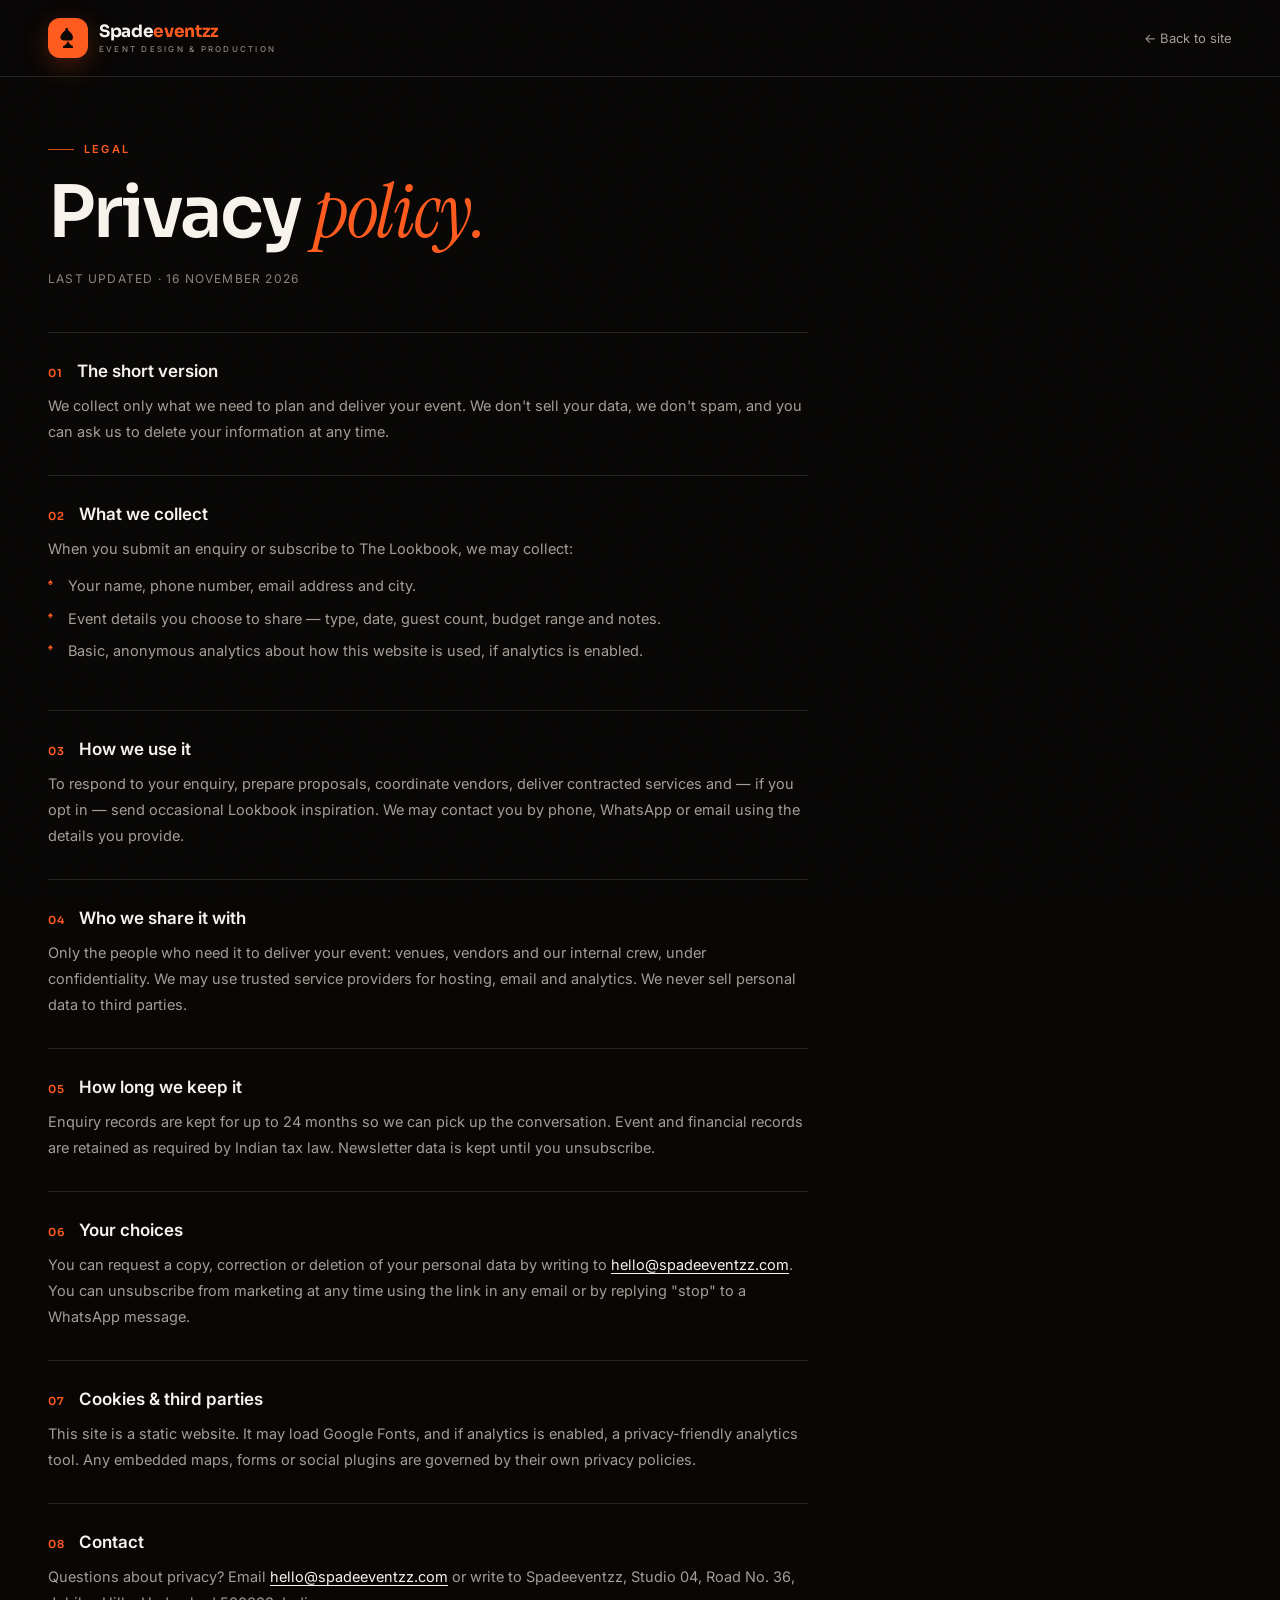
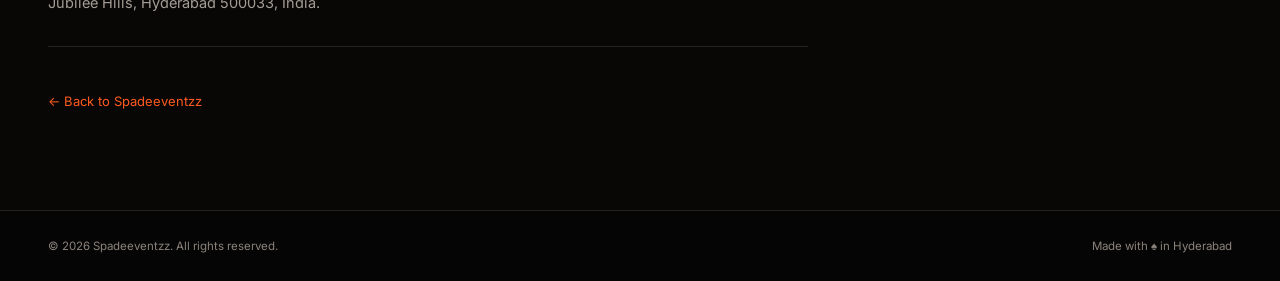
<file: privacy.html>
<!DOCTYPE html>
<html lang="en">
<head>
  <meta charset="utf-8">
  <meta name="viewport" content="width=device-width, initial-scale=1">
  <title>Privacy Policy — Spadeeventzz</title>
  <meta name="description" content="How Spadeeventzz collects, uses and protects the personal information you share with us.">
  <meta name="theme-color" content="#080706">
  <meta name="robots" content="noindex, follow">
  <link rel="icon" href="assets/favicon.svg" type="image/svg+xml">
  <link rel="preconnect" href="https://fonts.googleapis.com">
  <link rel="preconnect" href="https://fonts.gstatic.com" crossorigin>
  <link href="https://fonts.googleapis.com/css2?family=Inter:wght@400;500;600&family=Instrument+Serif:ital@1&family=Sora:wght@500;600;700&display=swap" rel="stylesheet">
  <link rel="stylesheet" href="assets/styles.css">
  <link rel="stylesheet" href="assets/legal.css">
</head>
<body>
  <div class="grain" aria-hidden="true"></div>

  <header class="legal-header">
    <div class="container">
      <a class="brand" href="index.html">
        <span class="brand-mark" aria-hidden="true">
          <svg viewBox="0 0 16 16" fill="currentColor"><path d="M7.5 0a.5.5 0 0 1 .5.5v1.2C9.5 2.8 12 4.9 12 7.5c0 1.4-1 2.5-2.4 2.5-.6 0-1.1-.2-1.6-.5.5 3 2.3 4.2 3.4 4.6.3.1.6.3.6.7v.7c0 .3-.2.5-.5.5h-7a.5.5 0 0 1-.5-.5v-.7c0-.4.3-.6.6-.7 1.1-.4 2.9-1.6 3.4-4.6-.5.3-1 .5-1.6.5C3 10 2 8.9 2 7.5c0-2.6 2.5-4.7 4-5.8V.5a.5.5 0 0 1 .5-.5h1z"/></svg>
        </span>
        <span class="brand-word">
          <strong>Spade<span>eventzz</span></strong>
          <small>Event design &amp; production</small>
        </span>
      </a>
      <nav aria-label="Legal navigation"><a href="index.html">← Back to site</a></nav>
    </div>
  </header>

  <main class="legal-page">
    <div class="container">
      <header class="legal-head">
        <p class="eyebrow">Legal</p>
        <h1>Privacy <em>policy.</em></h1>
        <p class="legal-meta">Last updated · 16 November 2026</p>
      </header>

      <div class="legal-body">
        <section>
          <h2><span>01</span> The short version</h2>
          <p>We collect only what we need to plan and deliver your event. We don't sell your data, we don't spam, and you can ask us to delete your information at any time.</p>
        </section>

        <section>
          <h2><span>02</span> What we collect</h2>
          <p>When you submit an enquiry or subscribe to The Lookbook, we may collect:</p>
          <ul>
            <li>Your name, phone number, email address and city.</li>
            <li>Event details you choose to share — type, date, guest count, budget range and notes.</li>
            <li>Basic, anonymous analytics about how this website is used, if analytics is enabled.</li>
          </ul>
        </section>

        <section>
          <h2><span>03</span> How we use it</h2>
          <p>To respond to your enquiry, prepare proposals, coordinate vendors, deliver contracted services and — if you opt in — send occasional Lookbook inspiration. We may contact you by phone, WhatsApp or email using the details you provide.</p>
        </section>

        <section>
          <h2><span>04</span> Who we share it with</h2>
          <p>Only the people who need it to deliver your event: venues, vendors and our internal crew, under confidentiality. We may use trusted service providers for hosting, email and analytics. We never sell personal data to third parties.</p>
        </section>

        <section>
          <h2><span>05</span> How long we keep it</h2>
          <p>Enquiry records are kept for up to 24 months so we can pick up the conversation. Event and financial records are retained as required by Indian tax law. Newsletter data is kept until you unsubscribe.</p>
        </section>

        <section>
          <h2><span>06</span> Your choices</h2>
          <p>You can request a copy, correction or deletion of your personal data by writing to <a href="mailto:hello@spadeeventzz.com">hello@spadeeventzz.com</a>. You can unsubscribe from marketing at any time using the link in any email or by replying "stop" to a WhatsApp message.</p>
        </section>

        <section>
          <h2><span>07</span> Cookies &amp; third parties</h2>
          <p>This site is a static website. It may load Google Fonts, and if analytics is enabled, a privacy-friendly analytics tool. Any embedded maps, forms or social plugins are governed by their own privacy policies.</p>
        </section>

        <section>
          <h2><span>08</span> Contact</h2>
          <p>Questions about privacy? Email <a href="mailto:hello@spadeeventzz.com">hello@spadeeventzz.com</a> or write to Spadeeventzz, Studio 04, Road No. 36, Jubilee Hills, Hyderabad 500033, India.</p>
        </section>
      </div>

      <a class="legal-back" href="index.html">← Back to Spadeeventzz</a>
    </div>
  </main>

  <footer class="legal-footer">
    <div class="container">
      <span>© <span id="year">2026</span> Spadeeventzz. All rights reserved.</span>
      <span>Made with ♠ in Hyderabad</span>
    </div>
  </footer>

  <script>document.getElementById('year').textContent = new Date().getFullYear();</script>
</body>
</html>
</file>
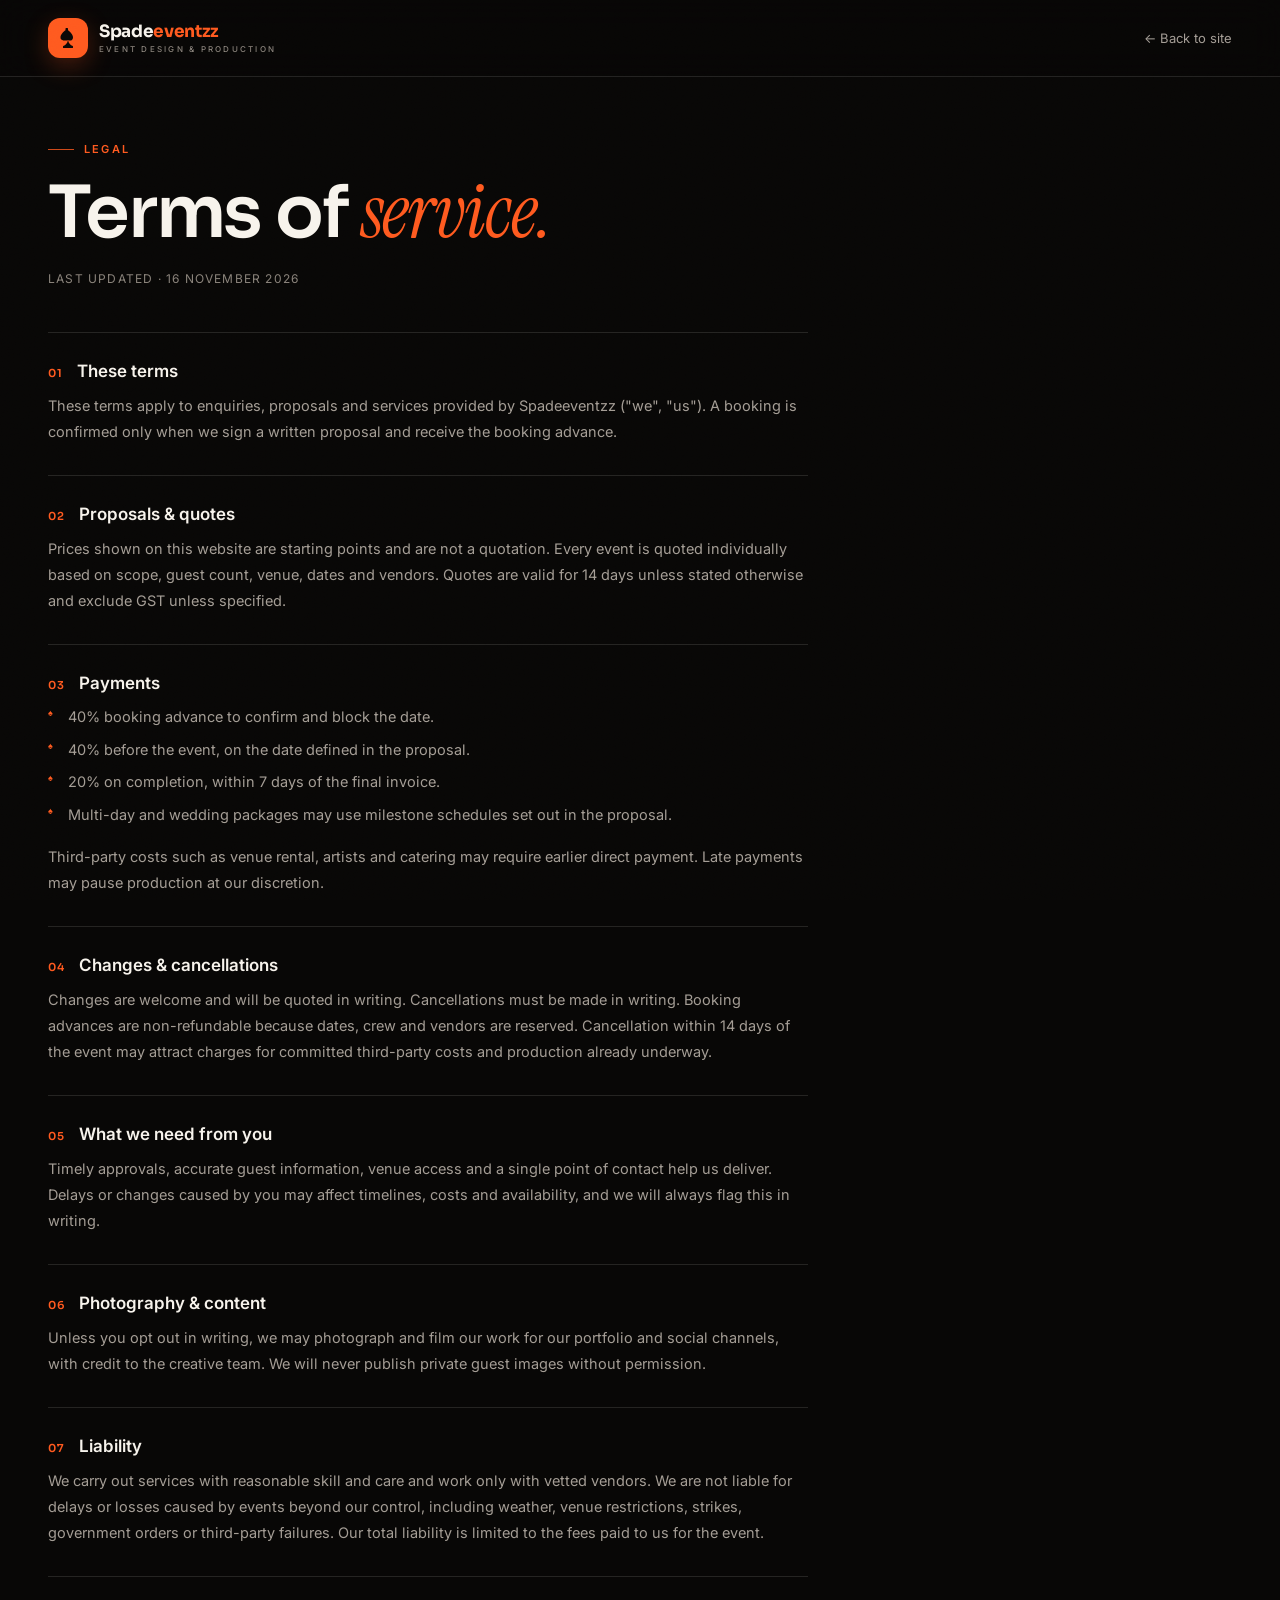
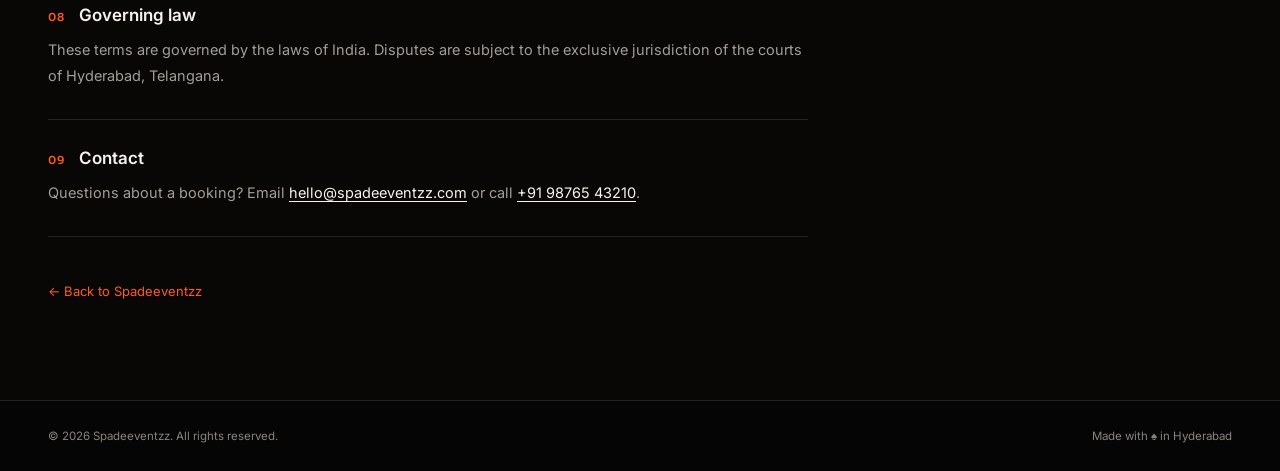
<file: terms.html>
<!DOCTYPE html>
<html lang="en">
<head>
  <meta charset="utf-8">
  <meta name="viewport" content="width=device-width, initial-scale=1">
  <title>Terms of Service — Spadeeventzz</title>
  <meta name="description" content="The terms that apply when you engage Spadeeventzz for event design and production services.">
  <meta name="theme-color" content="#080706">
  <meta name="robots" content="noindex, follow">
  <link rel="icon" href="assets/favicon.svg" type="image/svg+xml">
  <link rel="preconnect" href="https://fonts.googleapis.com">
  <link rel="preconnect" href="https://fonts.gstatic.com" crossorigin>
  <link href="https://fonts.googleapis.com/css2?family=Inter:wght@400;500;600&family=Instrument+Serif:ital@1&family=Sora:wght@500;600;700&display=swap" rel="stylesheet">
  <link rel="stylesheet" href="assets/styles.css">
  <link rel="stylesheet" href="assets/legal.css">
</head>
<body>
  <div class="grain" aria-hidden="true"></div>

  <header class="legal-header">
    <div class="container">
      <a class="brand" href="index.html">
        <span class="brand-mark" aria-hidden="true">
          <svg viewBox="0 0 16 16" fill="currentColor"><path d="M7.5 0a.5.5 0 0 1 .5.5v1.2C9.5 2.8 12 4.9 12 7.5c0 1.4-1 2.5-2.4 2.5-.6 0-1.1-.2-1.6-.5.5 3 2.3 4.2 3.4 4.6.3.1.6.3.6.7v.7c0 .3-.2.5-.5.5h-7a.5.5 0 0 1-.5-.5v-.7c0-.4.3-.6.6-.7 1.1-.4 2.9-1.6 3.4-4.6-.5.3-1 .5-1.6.5C3 10 2 8.9 2 7.5c0-2.6 2.5-4.7 4-5.8V.5a.5.5 0 0 1 .5-.5h1z"/></svg>
        </span>
        <span class="brand-word">
          <strong>Spade<span>eventzz</span></strong>
          <small>Event design &amp; production</small>
        </span>
      </a>
      <nav aria-label="Legal navigation"><a href="index.html">← Back to site</a></nav>
    </div>
  </header>

  <main class="legal-page">
    <div class="container">
      <header class="legal-head">
        <p class="eyebrow">Legal</p>
        <h1>Terms of <em>service.</em></h1>
        <p class="legal-meta">Last updated · 16 November 2026</p>
      </header>

      <div class="legal-body">
        <section>
          <h2><span>01</span> These terms</h2>
          <p>These terms apply to enquiries, proposals and services provided by Spadeeventzz ("we", "us"). A booking is confirmed only when we sign a written proposal and receive the booking advance.</p>
        </section>

        <section>
          <h2><span>02</span> Proposals &amp; quotes</h2>
          <p>Prices shown on this website are starting points and are not a quotation. Every event is quoted individually based on scope, guest count, venue, dates and vendors. Quotes are valid for 14 days unless stated otherwise and exclude GST unless specified.</p>
        </section>

        <section>
          <h2><span>03</span> Payments</h2>
          <ul>
            <li>40% booking advance to confirm and block the date.</li>
            <li>40% before the event, on the date defined in the proposal.</li>
            <li>20% on completion, within 7 days of the final invoice.</li>
            <li>Multi-day and wedding packages may use milestone schedules set out in the proposal.</li>
          </ul>
          <p>Third-party costs such as venue rental, artists and catering may require earlier direct payment. Late payments may pause production at our discretion.</p>
        </section>

        <section>
          <h2><span>04</span> Changes &amp; cancellations</h2>
          <p>Changes are welcome and will be quoted in writing. Cancellations must be made in writing. Booking advances are non-refundable because dates, crew and vendors are reserved. Cancellation within 14 days of the event may attract charges for committed third-party costs and production already underway.</p>
        </section>

        <section>
          <h2><span>05</span> What we need from you</h2>
          <p>Timely approvals, accurate guest information, venue access and a single point of contact help us deliver. Delays or changes caused by you may affect timelines, costs and availability, and we will always flag this in writing.</p>
        </section>

        <section>
          <h2><span>06</span> Photography &amp; content</h2>
          <p>Unless you opt out in writing, we may photograph and film our work for our portfolio and social channels, with credit to the creative team. We will never publish private guest images without permission.</p>
        </section>

        <section>
          <h2><span>07</span> Liability</h2>
          <p>We carry out services with reasonable skill and care and work only with vetted vendors. We are not liable for delays or losses caused by events beyond our control, including weather, venue restrictions, strikes, government orders or third-party failures. Our total liability is limited to the fees paid to us for the event.</p>
        </section>

        <section>
          <h2><span>08</span> Governing law</h2>
          <p>These terms are governed by the laws of India. Disputes are subject to the exclusive jurisdiction of the courts of Hyderabad, Telangana.</p>
        </section>

        <section>
          <h2><span>09</span> Contact</h2>
          <p>Questions about a booking? Email <a href="mailto:hello@spadeeventzz.com">hello@spadeeventzz.com</a> or call <a href="tel:+919876543210">+91 98765 43210</a>.</p>
        </section>
      </div>

      <a class="legal-back" href="index.html">← Back to Spadeeventzz</a>
    </div>
  </main>

  <footer class="legal-footer">
    <div class="container">
      <span>© <span id="year">2026</span> Spadeeventzz. All rights reserved.</span>
      <span>Made with ♠ in Hyderabad</span>
    </div>
  </footer>

  <script>document.getElementById('year').textContent = new Date().getFullYear();</script>
</body>
</html>
</file>
<file: assets/styles.css>
/* ==========================================================================
   SPADEEVENTZZ — event design & production
   Palette: obsidian black / ember orange / bone white
   ========================================================================== */

:root {
  --black: #080706;
  --black-soft: #0c0b0a;
  --panel: #121110;
  --panel-2: #171513;
  --line: rgba(247, 243, 236, 0.12);
  --line-strong: rgba(247, 243, 236, 0.22);
  --orange: #ff5a1f;
  --orange-bright: #ff7a3d;
  --orange-deep: #c93e0b;
  --white: #f7f3ec;
  --muted: #a49d95;
  --muted-2: #8a837b;

  --font-display: "Sora", "Segoe UI", sans-serif;
  --font-serif: "Instrument Serif", Georgia, serif;
  --font-body: "Inter", "Segoe UI", sans-serif;

  --container: 1240px;
  --gutter: clamp(20px, 4vw, 48px);
  --radius: 22px;
  --ease: cubic-bezier(0.22, 0.7, 0.2, 1);
}

/* --------------------------------------------------------------------------
   Reset & base
   -------------------------------------------------------------------------- */

*,
*::before,
*::after {
  box-sizing: border-box;
}

html {
  scroll-behavior: smooth;
  scroll-padding-top: 96px;
  -webkit-text-size-adjust: 100%;
}

body {
  margin: 0;
  background: var(--black);
  color: var(--white);
  font-family: var(--font-body);
  font-size: 16px;
  line-height: 1.6;
  -webkit-font-smoothing: antialiased;
  -moz-osx-font-smoothing: grayscale;
  overflow-x: hidden;
}

body.nav-open,
body.modal-open {
  overflow: hidden;
}

img,
svg {
  display: block;
  max-width: 100%;
}

[hidden] {
  display: none !important;
}

img {
  height: auto;
}

a {
  color: inherit;
  text-decoration: none;
}

button,
input,
select,
textarea {
  font: inherit;
  color: inherit;
}

button {
  cursor: pointer;
}

h1,
h2,
h3,
h4 {
  margin: 0;
  font-family: var(--font-display);
  font-weight: 600;
  letter-spacing: -0.03em;
  line-height: 1.05;
}

p {
  margin: 0;
}

ul,
ol {
  margin: 0;
  padding: 0;
  list-style: none;
}

::selection {
  background: var(--orange);
  color: #0a0a0a;
}

:focus-visible {
  outline: 2px solid var(--orange);
  outline-offset: 4px;
}

::-webkit-scrollbar {
  width: 10px;
}
::-webkit-scrollbar-track {
  background: #0a0908;
}
::-webkit-scrollbar-thumb {
  background: #2a2622;
  border-radius: 10px;
  border: 2px solid #0a0908;
}
::-webkit-scrollbar-thumb:hover {
  background: var(--orange-deep);
}

.container {
  width: min(100% - var(--gutter) * 2, var(--container));
  margin-inline: auto;
}

.section {
  padding: clamp(72px, 9vw, 120px) 0;
  position: relative;
}

.skip-link {
  position: fixed;
  top: 12px;
  left: 12px;
  z-index: 2000;
  padding: 12px 18px;
  border-radius: 8px;
  background: var(--orange);
  color: #0a0a0a;
  font-weight: 600;
  opacity: 0;
  pointer-events: none;
  transition: opacity 0.2s ease;
}
.skip-link:focus {
  opacity: 1;
  pointer-events: auto;
}

/* film grain */
.grain {
  position: fixed;
  inset: 0;
  z-index: 999;
  pointer-events: none;
  opacity: 0.045;
  mix-blend-mode: overlay;
  background-image: url("data:image/svg+xml,%3Csvg xmlns='http://www.w3.org/2000/svg' width='180' height='180'%3E%3Cfilter id='n'%3E%3CfeTurbulence type='fractalNoise' baseFrequency='0.82' numOctaves='3' stitchTiles='stitch'/%3E%3C/filter%3E%3Crect width='180' height='180' filter='url(%23n)'/%3E%3C/svg%3E");
}

/* --------------------------------------------------------------------------
   Type helpers
   -------------------------------------------------------------------------- */

.eyebrow {
  display: inline-flex;
  align-items: center;
  gap: 10px;
  margin: 0 0 18px;
  font-size: 11px;
  font-weight: 600;
  letter-spacing: 0.2em;
  text-transform: uppercase;
  color: var(--orange);
}
.eyebrow::before {
  content: "";
  width: 26px;
  height: 1px;
  background: currentColor;
  opacity: 0.8;
}
.eyebrow .spade {
  font-size: 13px;
  line-height: 1;
}

.section-head {
  display: flex;
  align-items: flex-end;
  justify-content: space-between;
  gap: 40px;
  margin-bottom: clamp(32px, 4vw, 56px);
}
.section-head h2 {
  font-size: clamp(36px, 4.8vw, 66px);
  line-height: 0.99;
}
.section-head .section-note {
  max-width: 380px;
  padding-bottom: 6px;
  color: var(--muted);
  font-size: 15px;
  line-height: 1.7;
}

em {
  font-family: var(--font-serif);
  font-style: italic;
  font-weight: 400;
  letter-spacing: -0.015em;
  color: var(--orange);
}

/* --------------------------------------------------------------------------
   Buttons
   -------------------------------------------------------------------------- */

.btn {
  display: inline-flex;
  align-items: center;
  justify-content: center;
  gap: 10px;
  padding: 15px 24px;
  border: 1px solid transparent;
  border-radius: 999px;
  background: none;
  font-family: var(--font-body);
  font-size: 14px;
  font-weight: 600;
  line-height: 1;
  letter-spacing: 0.01em;
  white-space: nowrap;
  transition: background 0.25s var(--ease), color 0.25s var(--ease),
    border-color 0.25s var(--ease), transform 0.25s var(--ease),
    box-shadow 0.25s var(--ease);
}
.btn .arrow {
  font-size: 15px;
  transition: transform 0.25s var(--ease);
}
.btn:hover .arrow {
  transform: translate(2px, -2px);
}

.btn-primary {
  background: var(--orange);
  color: #0b0806;
  box-shadow: 0 0 0 0 rgba(255, 90, 31, 0);
}
.btn-primary:hover {
  background: var(--orange-bright);
  transform: translateY(-2px);
  box-shadow: 0 14px 40px rgba(255, 90, 31, 0.28);
}

.btn-ghost {
  border-color: var(--line-strong);
  color: var(--white);
}
.btn-ghost:hover {
  border-color: rgba(247, 243, 236, 0.66);
  background: rgba(247, 243, 236, 0.05);
  transform: translateY(-2px);
}
.btn-ghost:hover .arrow {
  transform: translateY(2px);
}

.btn-dark {
  background: #0b0806;
  color: var(--white);
}
.btn-dark:hover {
  background: #1c1512;
  transform: translateY(-2px);
  box-shadow: 0 14px 34px rgba(0, 0, 0, 0.28);
}

.btn-outline {
  border-color: var(--line-strong);
  color: var(--white);
}
.btn-outline:hover {
  border-color: var(--orange);
  color: var(--orange);
}

.btn-block {
  width: 100%;
}

.text-link {
  display: inline-flex;
  align-items: center;
  gap: 6px;
  padding: 0;
  border: 0;
  background: none;
  color: var(--orange);
  font-size: 14px;
  font-weight: 600;
  text-decoration: underline;
  text-decoration-thickness: 1px;
  text-underline-offset: 4px;
}
.text-link:hover {
  color: var(--orange-bright);
}

/* --------------------------------------------------------------------------
   Header
   -------------------------------------------------------------------------- */

.site-header {
  position: fixed;
  inset: 0 0 auto;
  z-index: 100;
  padding: 20px 0;
  transition: padding 0.3s var(--ease), background 0.3s var(--ease),
    border-color 0.3s var(--ease), backdrop-filter 0.3s var(--ease);
  border-bottom: 1px solid transparent;
}
.site-header.is-scrolled {
  padding: 12px 0;
  background: rgba(8, 7, 6, 0.82);
  backdrop-filter: blur(18px) saturate(1.3);
  -webkit-backdrop-filter: blur(18px) saturate(1.3);
  border-bottom-color: var(--line);
}

.nav {
  display: flex;
  align-items: center;
  justify-content: space-between;
  gap: 24px;
}

.brand {
  display: inline-flex;
  align-items: center;
  gap: 11px;
  flex-shrink: 0;
}
.brand-mark {
  display: grid;
  place-items: center;
  width: 40px;
  height: 40px;
  border-radius: 12px;
  background: var(--orange);
  color: #0b0806;
  box-shadow: 0 8px 24px rgba(255, 90, 31, 0.25);
  transition: transform 0.4s var(--ease);
}
.brand:hover .brand-mark {
  transform: rotate(-8deg) scale(1.04);
}
.brand-mark svg {
  width: 20px;
  height: 20px;
}
.brand-word {
  display: flex;
  flex-direction: column;
  line-height: 1;
}
.brand-word strong {
  font-family: var(--font-display);
  font-size: 17px;
  font-weight: 700;
  letter-spacing: -0.02em;
}
.brand-word strong span {
  color: var(--orange);
}
.brand-word small {
  margin-top: 5px;
  font-size: 8px;
  font-weight: 500;
  letter-spacing: 0.28em;
  text-transform: uppercase;
  color: var(--muted-2);
}

.nav-links {
  display: flex;
  align-items: center;
  gap: clamp(18px, 2.2vw, 32px);
}
.nav-links a {
  position: relative;
  font-size: 13.5px;
  font-weight: 500;
  color: var(--muted);
  transition: color 0.2s ease;
}
.nav-links a::after {
  content: "";
  position: absolute;
  left: 0;
  bottom: -6px;
  width: 100%;
  height: 1px;
  background: var(--orange);
  transform: scaleX(0);
  transform-origin: left;
  transition: transform 0.3s var(--ease);
}
.nav-links a:hover {
  color: var(--white);
}
.nav-links a:hover::after {
  transform: scaleX(1);
}
.nav-links a.is-active {
  color: var(--white);
}
.nav-links a.is-active::after {
  transform: scaleX(1);
}

.nav-actions {
  display: flex;
  align-items: center;
  gap: 12px;
}
.nav-phone {
  display: inline-flex;
  align-items: center;
  gap: 8px;
  font-size: 13px;
  color: var(--muted);
  transition: color 0.2s ease;
}
.nav-phone:hover {
  color: var(--white);
}
.nav-phone svg {
  width: 15px;
  height: 15px;
  color: var(--orange);
}

.nav-cta {
  padding: 12px 20px;
  font-size: 13px;
}

/* burger */
.nav-toggle {
  display: none;
  position: relative;
  width: 44px;
  height: 44px;
  border: 1px solid var(--line-strong);
  border-radius: 50%;
  background: rgba(8, 7, 6, 0.4);
  color: var(--white);
}
.nav-toggle span {
  position: absolute;
  left: 13px;
  width: 18px;
  height: 1.5px;
  background: currentColor;
  transition: transform 0.3s var(--ease), opacity 0.2s ease;
}
.nav-toggle span:nth-child(1) {
  top: 17px;
}
.nav-toggle span:nth-child(2) {
  top: 22px;
}
.nav-toggle span:nth-child(3) {
  top: 27px;
}
.nav-open .nav-toggle span:nth-child(1) {
  transform: translateY(5px) rotate(45deg);
}
.nav-open .nav-toggle span:nth-child(2) {
  opacity: 0;
}
.nav-open .nav-toggle span:nth-child(3) {
  transform: translateY(-5px) rotate(-45deg);
}

.mobile-menu {
  position: fixed;
  inset: 0;
  z-index: 90;
  display: flex;
  flex-direction: column;
  justify-content: center;
  padding: 110px var(--gutter) 48px;
  background: #0a0908;
  opacity: 0;
  visibility: hidden;
  transition: opacity 0.35s var(--ease), visibility 0.35s;
}
.nav-open .mobile-menu {
  opacity: 1;
  visibility: visible;
}
.mobile-menu nav {
  display: flex;
  flex-direction: column;
}
.mobile-menu nav a {
  display: flex;
  align-items: baseline;
  justify-content: space-between;
  padding: 14px 0;
  border-bottom: 1px solid var(--line);
  font-family: var(--font-display);
  font-size: clamp(30px, 8vw, 44px);
  font-weight: 500;
  letter-spacing: -0.03em;
  line-height: 1.15;
  transform: translateY(18px);
  opacity: 0;
  transition: transform 0.45s var(--ease), opacity 0.45s var(--ease);
}
.nav-open .mobile-menu nav a {
  transform: none;
  opacity: 1;
}
.mobile-menu nav a:nth-child(1) { transition-delay: 0.06s; }
.mobile-menu nav a:nth-child(2) { transition-delay: 0.1s; }
.mobile-menu nav a:nth-child(3) { transition-delay: 0.14s; }
.mobile-menu nav a:nth-child(4) { transition-delay: 0.18s; }
.mobile-menu nav a:nth-child(5) { transition-delay: 0.22s; }
.mobile-menu nav a span {
  font-family: var(--font-body);
  font-size: 11px;
  letter-spacing: 0.18em;
  color: var(--muted-2);
}
.mobile-menu-foot {
  display: flex;
  flex-wrap: wrap;
  gap: 14px 24px;
  align-items: center;
  justify-content: space-between;
  margin-top: 36px;
  color: var(--muted);
  font-size: 13px;
}
.mobile-menu-foot .btn {
  flex: 1 1 100%;
}

/* --------------------------------------------------------------------------
   Hero
   -------------------------------------------------------------------------- */

.hero {
  position: relative;
  display: flex;
  align-items: center;
  min-height: 100svh;
  padding: clamp(120px, 16vh, 170px) 0 64px;
  overflow: hidden;
}
.hero-bg {
  position: absolute;
  inset: 0;
  pointer-events: none;
  background:
    radial-gradient(900px 620px at var(--mx, 78%) var(--my, 18%), rgba(255, 90, 31, 0.16), transparent 62%),
    radial-gradient(700px 500px at 8% 88%, rgba(255, 90, 31, 0.06), transparent 65%),
    linear-gradient(180deg, #0a0807 0%, var(--black) 68%);
}
.hero-bg::after {
  content: "";
  position: absolute;
  inset: 0;
  background-image:
    linear-gradient(rgba(247, 243, 236, 0.028) 1px, transparent 1px),
    linear-gradient(90deg, rgba(247, 243, 236, 0.028) 1px, transparent 1px);
  background-size: 84px 84px;
  mask-image: radial-gradient(ellipse 80% 70% at 50% 40%, #000 10%, transparent 78%);
  -webkit-mask-image: radial-gradient(ellipse 80% 70% at 50% 40%, #000 10%, transparent 78%);
}
.hero .container {
  position: relative;
  z-index: 1;
}
.hero-grid {
  display: grid;
  grid-template-columns: 1.06fr 0.94fr;
  gap: clamp(32px, 5vw, 72px);
  align-items: center;
}

.hero h1 {
  max-width: 11ch;
  font-size: clamp(52px, 6.9vw, 104px);
  font-weight: 600;
  line-height: 0.94;
  letter-spacing: -0.05em;
  text-wrap: balance;
}
.hero h1 em {
  display: inline-block;
  font-size: 1.07em;
  line-height: 0.9;
}

.hero-sub {
  max-width: 47ch;
  margin-top: 26px;
  color: var(--muted);
  font-size: clamp(15px, 1.3vw, 17px);
  line-height: 1.7;
}
.hero-sub strong {
  color: var(--white);
  font-weight: 500;
}

.hero-actions {
  display: flex;
  flex-wrap: wrap;
  gap: 12px;
  margin-top: 32px;
}

.hero-stats {
  display: flex;
  flex-wrap: wrap;
  gap: clamp(24px, 4vw, 46px);
  margin: 44px 0 0;
  padding-top: 26px;
  border-top: 1px solid var(--line);
}
.hero-stats div {
  display: flex;
  flex-direction: column;
  gap: 2px;
}
.hero-stats dt {
  font-family: var(--font-display);
  font-size: clamp(22px, 2.2vw, 30px);
  font-weight: 600;
  letter-spacing: -0.03em;
  line-height: 1;
}
.hero-stats dd {
  margin: 0;
  font-size: 10px;
  font-weight: 500;
  letter-spacing: 0.16em;
  text-transform: uppercase;
  color: var(--muted-2);
}

/* hero visual */
.hero-visual {
  position: relative;
  min-height: clamp(440px, 56vw, 590px);
}
.hero-visual::before {
  content: "";
  position: absolute;
  inset: 16px -14px -14px 26px;
  border: 1px solid rgba(255, 90, 31, 0.3);
  border-radius: 30px;
  z-index: 0;
  pointer-events: none;
}
.hero-frame {
  position: absolute;
  inset: 0 0 52px 42px;
  z-index: 1;
  overflow: hidden;
  border-radius: 26px;
  border: 1px solid rgba(247, 243, 236, 0.14);
  background: var(--panel);
  box-shadow: 0 40px 90px rgba(0, 0, 0, 0.55);
}
.hero-frame img {
  width: 100%;
  height: 100%;
  object-fit: cover;
  filter: saturate(0.94) contrast(1.03);
}
.hero-frame::after {
  content: "";
  position: absolute;
  inset: 0;
  background: linear-gradient(180deg, rgba(8, 7, 6, 0.1), rgba(8, 7, 6, 0) 45%, rgba(8, 7, 6, 0.72));
}
.hero-tag {
  position: absolute;
  top: 20px;
  left: 20px;
  z-index: 2;
  display: inline-flex;
  align-items: center;
  gap: 8px;
  padding: 9px 13px;
  border: 1px solid rgba(247, 243, 236, 0.16);
  border-radius: 999px;
  background: rgba(8, 7, 6, 0.5);
  backdrop-filter: blur(12px);
  -webkit-backdrop-filter: blur(12px);
  font-size: 10.5px;
  font-weight: 500;
  letter-spacing: 0.14em;
  text-transform: uppercase;
}
.hero-tag i {
  width: 5px;
  height: 5px;
  border-radius: 50%;
  background: var(--orange);
  box-shadow: 0 0 0 3px rgba(255, 90, 31, 0.2);
}
.hero-caption {
  position: absolute;
  left: auto;
  right: 18px;
  bottom: 22px;
  z-index: 2;
  display: flex;
  justify-content: flex-end;
  max-width: 54%;
  text-align: right;
  color: rgba(247, 243, 236, 0.86);
  font-size: 11.5px;
  line-height: 1.45;
  text-shadow: 0 1px 14px rgba(8, 7, 6, 0.5);
}
.hero-caption strong {
  display: block;
  font-family: var(--font-display);
  font-size: 16px;
  font-weight: 600;
  letter-spacing: -0.01em;
  color: var(--white);
}
.hero-caption .spade {
  font-size: 22px;
  color: var(--orange);
  line-height: 1;
}

.hero-small {
  position: absolute;
  left: 0;
  bottom: 0;
  z-index: 3;
  width: 44%;
  aspect-ratio: 1 / 1.06;
  overflow: hidden;
  border: 6px solid var(--black);
  border-radius: 22px;
  box-shadow: 0 24px 60px rgba(0, 0, 0, 0.5);
}
.hero-small img {
  width: 100%;
  height: 100%;
  object-fit: cover;
}
.hero-small::after {
  content: "350+ nights like this";
  position: absolute;
  inset: auto 0 0 0;
  padding: 30px 14px 12px;
  background: linear-gradient(transparent, rgba(8, 7, 6, 0.85));
  font-size: 10px;
  font-weight: 500;
  letter-spacing: 0.12em;
  text-transform: uppercase;
  color: rgba(247, 243, 236, 0.85);
}

.stamp {
  position: absolute;
  top: -34px;
  right: -14px;
  z-index: 4;
  width: 124px;
  height: 124px;
  display: grid;
  place-items: center;
  border-radius: 50%;
  background: rgba(8, 7, 6, 0.78);
  border: 1px solid rgba(255, 90, 31, 0.4);
  backdrop-filter: blur(8px);
  -webkit-backdrop-filter: blur(8px);
}
.stamp svg {
  position: absolute;
  inset: 0;
  width: 100%;
  height: 100%;
  animation: spin 24s linear infinite;
}
.stamp text {
  fill: rgba(247, 243, 236, 0.72);
  font-family: var(--font-body);
  font-size: 8.6px;
  font-weight: 500;
  letter-spacing: 0.34em;
  text-transform: uppercase;
}
.stamp-spade {
  position: relative;
  z-index: 1;
  font-size: 26px;
  color: var(--orange);
  line-height: 1;
}

@keyframes spin {
  to {
    transform: rotate(360deg);
  }
}

.hero-scroll {
  position: absolute;
  left: 50%;
  bottom: 18px;
  z-index: 2;
  display: flex;
  align-items: center;
  gap: 10px;
  transform: translateX(-50%);
  font-size: 9px;
  font-weight: 500;
  letter-spacing: 0.26em;
  text-transform: uppercase;
  color: var(--muted-2);
}
.hero-scroll i {
  position: relative;
  display: block;
  width: 1px;
  height: 34px;
  overflow: hidden;
  background: var(--line);
}
.hero-scroll i::after {
  content: "";
  position: absolute;
  inset: 0;
  background: var(--orange);
  animation: scrollLine 2.2s var(--ease) infinite;
}
@keyframes scrollLine {
  0% { transform: translateY(-100%); }
  55%, 100% { transform: translateY(100%); }
}

/* --------------------------------------------------------------------------
   Ticker
   -------------------------------------------------------------------------- */

.ticker {
  position: relative;
  overflow: hidden;
  padding: 21px 0;
  border-block: 1px solid var(--line);
  background: #0a0908;
}
.ticker::before,
.ticker::after {
  content: "";
  position: absolute;
  top: 0;
  bottom: 0;
  width: 90px;
  z-index: 2;
  pointer-events: none;
}
.ticker::before {
  left: 0;
  background: linear-gradient(90deg, #0a0908, transparent);
}
.ticker::after {
  right: 0;
  background: linear-gradient(-90deg, #0a0908, transparent);
}
.ticker-track {
  display: flex;
  align-items: center;
  gap: 30px;
  width: max-content;
  animation: marquee 46s linear infinite;
}
.ticker:hover .ticker-track {
  animation-play-state: paused;
}
.ticker span {
  font-family: var(--font-display);
  font-size: clamp(19px, 2vw, 27px);
  font-weight: 500;
  letter-spacing: -0.02em;
  text-transform: uppercase;
  white-space: nowrap;
  color: rgba(247, 243, 236, 0.86);
}
.ticker i {
  font-style: normal;
  font-size: 13px;
  color: var(--orange);
}
@keyframes marquee {
  to {
    transform: translateX(-50%);
  }
}

/* --------------------------------------------------------------------------
   Services
   -------------------------------------------------------------------------- */

.services-grid {
  display: grid;
  grid-template-columns: repeat(12, 1fr);
  gap: 16px;
}
.service {
  position: relative;
  display: flex;
  min-height: 340px;
  overflow: hidden;
  border: 1px solid var(--line);
  border-radius: var(--radius);
  background: var(--panel);
  isolation: isolate;
  transition: border-color 0.35s var(--ease), transform 0.35s var(--ease);
}
.service:hover {
  border-color: rgba(255, 90, 31, 0.52);
}
.service:nth-child(1) {
  grid-column: span 7;
  min-height: 440px;
}
.service:nth-child(2) {
  grid-column: span 5;
  min-height: 440px;
}
.service:nth-child(3),
.service:nth-child(4),
.service:nth-child(5),
.service:nth-child(6) {
  grid-column: span 3;
  min-height: 330px;
}
.service img {
  position: absolute;
  inset: 0;
  z-index: -2;
  width: 100%;
  height: 100%;
  object-fit: cover;
  filter: saturate(0.86) brightness(0.82);
  transition: transform 0.9s var(--ease), filter 0.5s ease;
}
.service::after {
  content: "";
  position: absolute;
  inset: 0;
  z-index: -1;
  background:
    linear-gradient(180deg, rgba(8, 7, 6, 0.08) 0%, rgba(8, 7, 6, 0.32) 42%, rgba(8, 7, 6, 0.93) 100%),
    linear-gradient(90deg, rgba(8, 7, 6, 0.3), transparent 55%);
  transition: opacity 0.4s ease;
}
.service:hover img {
  transform: scale(1.06);
  filter: saturate(1) brightness(0.9);
}
.service:hover::after {
  opacity: 0.92;
}

.service-num {
  position: absolute;
  top: 18px;
  left: 18px;
  display: inline-flex;
  align-items: center;
  gap: 6px;
  padding: 7px 11px;
  border: 1px solid rgba(247, 243, 236, 0.18);
  border-radius: 999px;
  background: rgba(8, 7, 6, 0.45);
  backdrop-filter: blur(10px);
  -webkit-backdrop-filter: blur(10px);
  font-size: 10px;
  font-weight: 600;
  letter-spacing: 0.12em;
  color: rgba(247, 243, 236, 0.85);
}
.service-num b {
  font-weight: 600;
  color: var(--orange);
}

.service-body {
  display: flex;
  flex-direction: column;
  justify-content: flex-end;
  gap: 10px;
  width: 100%;
  padding: 22px;
}
.service-body h3 {
  font-size: clamp(24px, 2.2vw, 34px);
  line-height: 1.02;
}
.service:nth-child(n + 3) .service-body h3 {
  font-size: clamp(21px, 1.7vw, 25px);
}
.service-body p {
  max-width: 42ch;
  font-size: 13.5px;
  line-height: 1.6;
  color: rgba(247, 243, 236, 0.72);
}
.service:nth-child(n + 3) .service-body p {
  font-size: 12.5px;
}
.service-foot {
  display: flex;
  align-items: center;
  justify-content: space-between;
  gap: 12px;
  margin-top: 6px;
}
.service-tag {
  font-size: 9.5px;
  font-weight: 500;
  letter-spacing: 0.15em;
  text-transform: uppercase;
  color: rgba(247, 243, 236, 0.66);
}
.service-go {
  display: grid;
  place-items: center;
  width: 38px;
  height: 38px;
  flex: 0 0 auto;
  border: 1px solid rgba(247, 243, 236, 0.28);
  border-radius: 50%;
  background: transparent;
  color: var(--white);
  font-size: 15px;
  transition: background 0.3s var(--ease), border-color 0.3s var(--ease),
    color 0.3s var(--ease), transform 0.3s var(--ease);
}
.service:hover .service-go {
  background: var(--orange);
  border-color: var(--orange);
  color: #0b0806;
  transform: translate(2px, -2px);
}

/* --------------------------------------------------------------------------
   About
   -------------------------------------------------------------------------- */

.about {
  overflow: hidden;
}
.about-grid {
  display: grid;
  grid-template-columns: 1fr 0.82fr;
  gap: clamp(40px, 7vw, 96px);
  align-items: center;
}
.about h2 {
  font-size: clamp(36px, 4.6vw, 62px);
  line-height: 1;
}
.about-intro {
  max-width: 50ch;
  margin-top: 24px;
  color: var(--muted);
  font-size: 15.5px;
  line-height: 1.75;
}
.about-points {
  margin-top: 34px;
  border-top: 1px solid var(--line);
}
.about-points li {
  display: grid;
  grid-template-columns: 36px 1fr;
  gap: 16px;
  padding: 19px 0;
  border-bottom: 1px solid var(--line);
}
.about-points .point-num {
  padding-top: 3px;
  font-size: 10px;
  font-weight: 600;
  letter-spacing: 0.12em;
  color: var(--orange);
}
.about-points h3 {
  font-family: var(--font-body);
  font-size: 15px;
  font-weight: 600;
  letter-spacing: 0;
  line-height: 1.4;
}
.about-points p {
  margin-top: 5px;
  font-size: 13px;
  color: var(--muted);
  line-height: 1.6;
}

.about-visual {
  position: relative;
  padding: 0 24px 56px 0;
}
.about-img {
  position: relative;
  overflow: hidden;
  aspect-ratio: 4 / 4.7;
  margin: 0;
  border-radius: 26px;
  border: 1px solid var(--line);
}
.about-img img {
  width: 100%;
  height: 100%;
  object-fit: cover;
  filter: saturate(0.92);
}
.about-img::after {
  content: "";
  position: absolute;
  inset: 0;
  background: linear-gradient(180deg, transparent 55%, rgba(8, 7, 6, 0.55));
}
.about-img figcaption {
  position: absolute;
  left: 22px;
  bottom: 18px;
  z-index: 1;
  font-size: 12px;
  color: rgba(247, 243, 236, 0.8);
}
.about-badge {
  position: absolute;
  top: 24px;
  right: 0;
  z-index: 2;
  display: flex;
  flex-direction: column;
  gap: 4px;
  padding: 18px 20px;
  border-radius: 16px;
  background: var(--orange);
  color: #0b0806;
  transform: rotate(2.5deg);
  box-shadow: 0 22px 50px rgba(0, 0, 0, 0.45);
}
.about-badge strong {
  font-family: var(--font-display);
  font-size: 27px;
  font-weight: 700;
  letter-spacing: -0.04em;
  line-height: 1;
}
.about-badge span {
  font-size: 9.5px;
  font-weight: 600;
  letter-spacing: 0.12em;
  text-transform: uppercase;
  opacity: 0.85;
}
.about-quote {
  position: absolute;
  right: -6px;
  bottom: 10px;
  z-index: 2;
  max-width: 250px;
  padding: 20px;
  border: 1px solid var(--line);
  border-radius: 16px;
  background: rgba(18, 17, 16, 0.94);
  backdrop-filter: blur(14px);
  -webkit-backdrop-filter: blur(14px);
  font-family: var(--font-serif);
  font-size: 21px;
  font-style: italic;
  line-height: 1.25;
  letter-spacing: -0.01em;
  box-shadow: 0 18px 44px rgba(0, 0, 0, 0.4);
}
.about-quote span {
  display: block;
  margin-top: 12px;
  font-family: var(--font-body);
  font-size: 9.5px;
  font-style: normal;
  letter-spacing: 0.14em;
  text-transform: uppercase;
  color: var(--orange);
}

.stat-band {
  display: grid;
  grid-template-columns: repeat(4, 1fr);
  gap: 24px;
  margin-top: clamp(56px, 7vw, 90px);
  padding-top: 34px;
  border-top: 1px solid var(--line);
}
.stat-band div {
  display: flex;
  flex-direction: column;
  gap: 6px;
}
.stat-band strong {
  font-family: var(--font-display);
  font-size: clamp(34px, 3.6vw, 52px);
  font-weight: 600;
  letter-spacing: -0.04em;
  line-height: 1;
}
.stat-band strong i {
  font-style: normal;
  color: var(--orange);
}
.stat-band > div > span {
  font-size: 10.5px;
  font-weight: 500;
  letter-spacing: 0.16em;
  text-transform: uppercase;
  color: var(--muted-2);
}

/* --------------------------------------------------------------------------
   Work / gallery
   -------------------------------------------------------------------------- */

.work {
  position: relative;
  overflow: hidden;
  min-height: 230px;
  margin: 0;
  border: 1px solid var(--line);
  border-radius: 18px;
  background: var(--panel);
  animation: workIn 0.5s var(--ease) both;
}
@keyframes workIn {
  from {
    opacity: 0;
    transform: translateY(14px) scale(0.985);
  }
}
.work img {
  width: 100%;
  height: 100%;
  object-fit: cover;
  filter: saturate(0.9) brightness(0.86);
  transition: transform 0.8s var(--ease), filter 0.5s ease;
}
.work:hover img {
  transform: scale(1.05);
  filter: saturate(1.02) brightness(0.95);
}
.work::after {
  content: "";
  position: absolute;
  inset: 0;
  background: linear-gradient(180deg, rgba(8, 7, 6, 0.05) 30%, rgba(8, 7, 6, 0.88) 100%);
  pointer-events: none;
}
.work figcaption {
  position: absolute;
  inset: auto 0 0 0;
  z-index: 2;
  display: flex;
  align-items: flex-end;
  justify-content: space-between;
  gap: 14px;
  padding: 22px;
  pointer-events: none;
}
.work-cat {
  display: inline-block;
  margin-bottom: 7px;
  font-size: 9.5px;
  font-weight: 600;
  letter-spacing: 0.16em;
  text-transform: uppercase;
  color: var(--orange);
}
.work h3 {
  font-size: clamp(19px, 1.7vw, 24px);
  line-height: 1.15;
  letter-spacing: -0.02em;
}
.work-loc {
  margin-top: 4px;
  font-size: 11.5px;
  color: rgba(247, 243, 236, 0.7);
}
.work-hit {
  position: absolute;
  inset: 0;
  z-index: 3;
  border: 0;
  border-radius: inherit;
  background: transparent;
  color: transparent;
  font-size: 0;
}
.work-hit:focus-visible {
  outline-offset: -4px;
}
.work-zoom {
  position: absolute;
  top: 16px;
  right: 16px;
  z-index: 2;
  display: grid;
  place-items: center;
  width: 36px;
  height: 36px;
  border-radius: 50%;
  background: rgba(8, 7, 6, 0.55);
  border: 1px solid rgba(247, 243, 236, 0.25);
  backdrop-filter: blur(8px);
  color: var(--white);
  font-size: 14px;
  opacity: 0;
  transform: translateY(-6px);
  transition: opacity 0.3s ease, transform 0.3s var(--ease),
    background 0.3s ease, color 0.3s ease;
}
.work:hover .work-zoom,
.work:focus-within .work-zoom {
  opacity: 1;
  transform: none;
}
.work:hover .work-zoom {
  background: var(--orange);
  border-color: var(--orange);
  color: #0b0806;
}

.work-filters {
  display: flex;
  flex-wrap: wrap;
  gap: 8px;
  margin: 0 0 26px;
}
.chip {
  padding: 9px 15px;
  border: 1px solid var(--line);
  border-radius: 999px;
  background: transparent;
  color: var(--muted);
  font-size: 12px;
  font-weight: 500;
  letter-spacing: 0.02em;
  transition: all 0.25s var(--ease);
}
.chip:hover {
  color: var(--white);
  border-color: var(--line-strong);
}
.chip.is-active {
  background: var(--orange);
  border-color: var(--orange);
  color: #0b0806;
  font-weight: 600;
}

.gallery {
  display: grid;
  grid-template-columns: repeat(12, 1fr);
  grid-auto-rows: 232px;
  gap: 14px;
}
.gallery .work:nth-child(1) {
  grid-column: span 7;
  grid-row: span 2;
}
.gallery .work:nth-child(2) {
  grid-column: span 5;
}
.gallery .work:nth-child(3) {
  grid-column: span 5;
}
.gallery .work:nth-child(4),
.gallery .work:nth-child(5),
.gallery .work:nth-child(6) {
  grid-column: span 4;
}
.gallery.is-filtered .work {
  grid-column: span 6;
  grid-row: span 1;
  min-height: 0;
}
.gallery.is-filtered[data-count="1"] {
  grid-auto-rows: 440px;
}
.gallery.is-filtered[data-count="1"] .work {
  grid-column: 1 / -1;
}
.gallery.is-filtered[data-count="1"] .work img {
  object-position: 50% 25%;
}
.gallery.is-filtered {
  grid-auto-rows: 380px;
}
.work[hidden] {
  display: none;
}
.gallery-empty {
  padding: 60px 0;
  text-align: center;
  color: var(--muted);
}

/* --------------------------------------------------------------------------
   Process
   -------------------------------------------------------------------------- */

.process {
  border-top: 1px solid var(--line);
  background: radial-gradient(800px 400px at 50% 0%, rgba(255, 90, 31, 0.05), transparent 70%);
}
.steps {
  display: grid;
  grid-template-columns: repeat(4, 1fr);
  margin-top: 14px;
  border-top: 1px solid var(--line);
}
.step {
  position: relative;
  padding: 34px 30px 0 0;
}
.step::before {
  content: "";
  position: absolute;
  top: -1px;
  left: 0;
  width: 0;
  height: 1px;
  background: var(--orange);
  transition: width 0.6s var(--ease);
}
.step:hover::before {
  width: 100%;
}
.step-dot {
  position: absolute;
  top: -4px;
  left: 0;
  width: 7px;
  height: 7px;
  border-radius: 50%;
  background: var(--line-strong);
  transition: background 0.3s ease, box-shadow 0.3s ease;
}
.step:hover .step-dot {
  background: var(--orange);
  box-shadow: 0 0 0 4px rgba(255, 90, 31, 0.16);
}
.step-num {
  font-family: var(--font-display);
  font-size: 12px;
  font-weight: 600;
  letter-spacing: 0.12em;
  color: var(--orange);
}
.step h3 {
  margin: 18px 0 10px;
  font-size: clamp(22px, 2vw, 27px);
}
.step p {
  max-width: 34ch;
  font-size: 13.5px;
  line-height: 1.7;
  color: var(--muted);
}
.step-meta {
  display: inline-block;
  margin-top: 18px;
  font-size: 9.5px;
  font-weight: 500;
  letter-spacing: 0.16em;
  text-transform: uppercase;
  color: var(--muted-2);
}

/* --------------------------------------------------------------------------
   Packages
   -------------------------------------------------------------------------- */

.plans {
  display: grid;
  grid-template-columns: repeat(3, 1fr);
  gap: 16px;
  margin-top: 8px;
}
.plan {
  position: relative;
  display: flex;
  flex-direction: column;
  padding: 30px;
  border: 1px solid var(--line);
  border-radius: var(--radius);
  background: linear-gradient(180deg, var(--panel-2), var(--panel));
  transition: transform 0.35s var(--ease), border-color 0.35s ease;
}
.plan:hover {
  transform: translateY(-4px);
  border-color: var(--line-strong);
}
.plan-name {
  display: flex;
  align-items: center;
  justify-content: space-between;
  gap: 12px;
  font-family: var(--font-display);
  font-size: 19px;
  font-weight: 600;
  letter-spacing: -0.01em;
}
.plan-name .spade {
  color: var(--orange);
  font-size: 17px;
}
.plan-for {
  margin-top: 6px;
  font-size: 12.5px;
  color: var(--muted);
}
.plan-price {
  display: flex;
  align-items: baseline;
  gap: 7px;
  margin: 24px 0 2px;
  padding-top: 22px;
  border-top: 1px solid var(--line);
  font-family: var(--font-display);
  font-size: clamp(34px, 3.2vw, 44px);
  font-weight: 600;
  letter-spacing: -0.04em;
  line-height: 1;
}
.plan-price span {
  font-family: var(--font-body);
  font-size: 10px;
  font-weight: 500;
  letter-spacing: 0.14em;
  text-transform: uppercase;
  color: var(--muted-2);
}
.plan-price small {
  font-family: var(--font-body);
  font-size: 11px;
  font-weight: 400;
  letter-spacing: 0;
  color: var(--muted-2);
}
.plan ul {
  display: grid;
  gap: 11px;
  margin: 26px 0 30px;
  font-size: 13px;
  line-height: 1.5;
  color: rgba(247, 243, 236, 0.82);
}
.plan li {
  display: grid;
  grid-template-columns: 14px 1fr;
  gap: 9px;
}
.plan li::before {
  content: "♠";
  font-size: 10px;
  line-height: 1.6;
  color: var(--orange);
}
.plan .btn {
  margin-top: auto;
}
.plan--featured {
  background: var(--orange);
  border-color: var(--orange);
  color: #0b0806;
  box-shadow: 0 30px 70px rgba(255, 90, 31, 0.16);
}
.plan--featured:hover {
  border-color: var(--orange-bright);
}
.plan--featured .plan-for,
.plan--featured .plan-price small,
.plan--featured .plan-price span {
  color: rgba(11, 8, 6, 0.84);
}
.plan--featured .plan-name .spade {
  color: #0b0806;
}
.plan--featured .plan-price,
.plan--featured ul {
  border-color: rgba(11, 8, 6, 0.18);
  color: #0b0806;
}
.plan--featured .plan-price {
  border-top-color: rgba(11, 8, 6, 0.18);
}
.plan--featured li::before {
  color: #0b0806;
}
.plan--featured .btn {
  background: #0b0806;
  color: var(--white);
}
.plan--featured .btn:hover {
  background: #1d1612;
}
.plan-badge {
  position: absolute;
  top: -11px;
  right: 24px;
  padding: 6px 12px;
  border-radius: 999px;
  background: #0b0806;
  color: var(--white);
  font-size: 9px;
  font-weight: 600;
  letter-spacing: 0.14em;
  text-transform: uppercase;
}
.plans-note {
  margin-top: 25px;
  font-size: 12px;
  color: var(--muted-2);
  text-align: center;
}
.plans-note button {
  border: 0;
  background: none;
  padding: 0;
  color: var(--orange);
  font-size: inherit;
  text-decoration: underline;
  text-underline-offset: 3px;
}

/* --------------------------------------------------------------------------
   Testimonials
   -------------------------------------------------------------------------- */

.quotes {
  display: grid;
  grid-template-columns: repeat(3, 1fr);
  gap: 16px;
}
.quote {
  display: flex;
  flex-direction: column;
  gap: 20px;
  margin: 0;
  padding: 28px;
  border: 1px solid var(--line);
  border-radius: var(--radius);
  background: var(--panel);
  transition: border-color 0.3s ease, transform 0.3s var(--ease);
}
.quote:hover {
  border-color: rgba(255, 90, 31, 0.4);
  transform: translateY(-3px);
}
.quote-top {
  display: flex;
  align-items: center;
  justify-content: space-between;
  gap: 12px;
}
.stars {
  color: var(--orange);
  font-size: 12px;
  letter-spacing: 0.14em;
}
.quote-mark {
  font-family: var(--font-serif);
  font-size: 52px;
  line-height: 0.55;
  color: rgba(255, 90, 31, 0.35);
}
.quote blockquote {
  margin: 0;
  font-size: 15.5px;
  line-height: 1.7;
  color: rgba(247, 243, 236, 0.9);
}
.quote figcaption {
  display: flex;
  align-items: center;
  gap: 12px;
  margin-top: auto;
  padding-top: 20px;
  border-top: 1px solid var(--line);
}
.avatar {
  display: grid;
  place-items: center;
  width: 40px;
  height: 40px;
  flex: 0 0 auto;
  border: 1px solid rgba(255, 90, 31, 0.32);
  border-radius: 50%;
  background: rgba(255, 90, 31, 0.1);
  color: var(--orange);
  font-size: 11px;
  font-weight: 600;
  letter-spacing: 0.04em;
}
.quote figcaption strong {
  display: block;
  font-family: var(--font-body);
  font-size: 13px;
  font-weight: 600;
  letter-spacing: 0;
}
.quote figcaption span {
  display: block;
  margin-top: 2px;
  font-size: 11px;
  color: var(--muted-2);
}

/* --------------------------------------------------------------------------
   FAQ
   -------------------------------------------------------------------------- */

.faq-grid {
  display: grid;
  grid-template-columns: 0.72fr 1.28fr;
  gap: clamp(40px, 7vw, 90px);
  align-items: start;
}
.faq-intro {
  position: sticky;
  top: 110px;
}
.faq-intro h2 {
  font-size: clamp(36px, 4.4vw, 58px);
  line-height: 1;
}
.faq-intro p {
  max-width: 34ch;
  margin-top: 20px;
  font-size: 14px;
  line-height: 1.7;
  color: var(--muted);
}
.faq-list {
  border-top: 1px solid var(--line);
}
.faq-item {
  border-bottom: 1px solid var(--line);
}
.faq-q {
  display: flex;
  align-items: center;
  justify-content: space-between;
  gap: 24px;
  width: 100%;
  padding: 22px 0;
  border: 0;
  background: none;
  color: var(--white);
  font-family: var(--font-body);
  font-size: 16px;
  font-weight: 500;
  letter-spacing: -0.01em;
  line-height: 1.45;
  text-align: left;
  transition: color 0.2s ease;
}
.faq-q:hover {
  color: var(--orange-bright);
}
.faq-icon {
  position: relative;
  display: grid;
  place-items: center;
  width: 30px;
  height: 30px;
  flex: 0 0 auto;
  border: 1px solid var(--line-strong);
  border-radius: 50%;
  transition: background 0.3s ease, border-color 0.3s ease,
    transform 0.3s var(--ease);
}
.faq-icon::before,
.faq-icon::after {
  content: "";
  position: absolute;
  background: currentColor;
  transition: transform 0.3s var(--ease), opacity 0.2s ease;
}
.faq-icon::before {
  width: 12px;
  height: 1.5px;
  border-radius: 1px;
}
.faq-icon::after {
  width: 1.5px;
  height: 12px;
  border-radius: 1px;
}
.faq-item.is-open .faq-icon {
  background: var(--orange);
  border-color: var(--orange);
  color: #0b0806;
}
.faq-item.is-open .faq-icon::after {
  transform: scaleY(0);
}
.faq-a {
  display: grid;
  grid-template-rows: 0fr;
  transition: grid-template-rows 0.38s var(--ease);
}
.faq-a > div {
  overflow: hidden;
}
.faq-a p {
  max-width: 62ch;
  padding: 0 40px 22px 0;
  font-size: 14px;
  line-height: 1.75;
  color: var(--muted);
}
.faq-item.is-open .faq-a {
  grid-template-rows: 1fr;
}
.faq-more {
  margin-top: 26px;
  font-size: 13px;
  color: var(--muted);
}
.faq-more button {
  padding: 0;
  border: 0;
  background: none;
  color: var(--orange);
  text-decoration: underline;
  text-underline-offset: 4px;
}

/* --------------------------------------------------------------------------
   CTA band
   -------------------------------------------------------------------------- */

.cta-band {
  position: relative;
  overflow: hidden;
  padding: clamp(70px, 9vw, 110px) 0;
  background: var(--orange);
  color: #0b0806;
}
.cta-band::before {
  content: "♠";
  position: absolute;
  right: -4vw;
  bottom: -24vw;
  font-size: clamp(380px, 46vw, 700px);
  line-height: 1;
  color: rgba(11, 8, 6, 0.06);
  pointer-events: none;
}
.cta-band::after {
  content: "";
  position: absolute;
  inset: 0;
  pointer-events: none;
  background-image: radial-gradient(rgba(11, 8, 6, 0.12) 1px, transparent 1px);
  background-size: 22px 22px;
  mask-image: linear-gradient(115deg, transparent 35%, #000 100%);
  -webkit-mask-image: linear-gradient(115deg, transparent 35%, #000 100%);
  opacity: 0.35;
}
.cta-inner {
  position: relative;
  z-index: 1;
}
.cta-band .eyebrow {
  color: rgba(11, 8, 6, 0.82);
}
.cta-band h2 {
  max-width: 18ch;
  font-size: clamp(38px, 6vw, 82px);
  line-height: 0.98;
  letter-spacing: -0.045em;
  color: #0b0806;
}
.cta-band h2 em {
  color: #0b0806;
}
.cta-actions {
  display: flex;
  flex-wrap: wrap;
  align-items: center;
  gap: 22px;
  margin-top: 34px;
}
.cta-link {
  display: inline-flex;
  align-items: center;
  gap: 8px;
  font-size: 13px;
  font-weight: 500;
  color: rgba(11, 8, 6, 0.86);
  text-decoration: underline;
  text-decoration-thickness: 1px;
  text-underline-offset: 4px;
  transition: color 0.2s ease;
}
.cta-link:hover {
  color: #0b0806;
}
.cta-foot {
  display: flex;
  flex-wrap: wrap;
  gap: 10px 30px;
  margin-top: 44px;
  padding-top: 24px;
  border-top: 1px solid rgba(11, 8, 6, 0.2);
  font-size: 10.5px;
  font-weight: 500;
  letter-spacing: 0.14em;
  text-transform: uppercase;
  color: rgba(11, 8, 6, 0.82);
}
.cta-foot span {
  display: inline-flex;
  align-items: center;
  gap: 8px;
}
.cta-foot i {
  font-style: normal;
  color: #0b0806;
}

/* --------------------------------------------------------------------------
   Footer
   -------------------------------------------------------------------------- */

.site-footer {
  position: relative;
  padding: clamp(64px, 8vw, 96px) 0 28px;
  background: #060505;
  border-top: 1px solid var(--line);
}
.footer-grid {
  display: grid;
  grid-template-columns: 1.35fr 0.6fr 0.6fr 1fr;
  gap: 48px;
}
.footer-brand p {
  max-width: 34ch;
  margin-top: 20px;
  font-size: 13.5px;
  line-height: 1.7;
  color: var(--muted);
}
.footer-socials {
  display: flex;
  gap: 10px;
  margin-top: 22px;
}
.footer-socials a {
  display: grid;
  place-items: center;
  width: 38px;
  height: 38px;
  border: 1px solid var(--line);
  border-radius: 50%;
  color: var(--muted);
  transition: all 0.25s var(--ease);
}
.footer-socials a:hover {
  color: #0b0806;
  background: var(--orange);
  border-color: var(--orange);
  transform: translateY(-2px);
}
.footer-socials svg {
  width: 15px;
  height: 15px;
}
.footer-col h3 {
  margin-bottom: 18px;
  font-family: var(--font-body);
  font-size: 10px;
  font-weight: 600;
  letter-spacing: 0.18em;
  text-transform: uppercase;
  color: var(--muted-2);
}
.footer-col ul {
  display: grid;
  gap: 10px;
}
.footer-col a {
  font-size: 13px;
  color: var(--muted);
  transition: color 0.2s ease;
}
.footer-col a:hover {
  color: var(--orange);
}
.footer-col address {
  display: grid;
  gap: 10px;
  font-style: normal;
  font-size: 13px;
  color: var(--muted);
}
.footer-col address a {
  color: var(--white);
}
.footer-col address a:hover {
  color: var(--orange);
}

.footer-news {
  margin-top: 20px;
}
.footer-news p {
  margin-bottom: 10px;
  font-size: 11px;
  line-height: 1.5;
  color: var(--muted-2);
}
.news-form {
  display: flex;
  gap: 6px;
}
.news-form input {
  min-width: 0;
  flex: 1;
  padding: 11px 13px;
  border: 1px solid var(--line);
  border-radius: 9px;
  background: #0d0c0b;
  color: var(--white);
  font-size: 12.5px;
  outline: none;
  transition: border-color 0.2s ease, box-shadow 0.2s ease;
}
.news-form input::placeholder {
  color: var(--muted-2);
}
.news-form input:focus {
  border-color: var(--orange);
  box-shadow: 0 0 0 3px rgba(255, 90, 31, 0.13);
}
.news-form button {
  display: grid;
  place-items: center;
  width: 42px;
  flex: 0 0 auto;
  border: 0;
  border-radius: 9px;
  background: var(--orange);
  color: #0b0806;
  font-size: 16px;
  transition: background 0.2s ease;
}
.news-form button:hover {
  background: var(--orange-bright);
}
.news-msg {
  min-height: 18px;
  margin-top: 8px;
  font-size: 11.5px;
  color: var(--orange);
}

.footer-bottom {
  display: flex;
  flex-wrap: wrap;
  align-items: center;
  justify-content: space-between;
  gap: 14px 28px;
  margin-top: clamp(48px, 6vw, 72px);
  padding-top: 24px;
  border-top: 1px solid var(--line);
  font-size: 11.5px;
  color: var(--muted-2);
}
.footer-legal {
  display: flex;
  flex-wrap: wrap;
  gap: 18px;
}
.footer-legal a:hover {
  color: var(--white);
}
.to-top {
  display: inline-flex;
  align-items: center;
  gap: 7px;
  color: var(--muted);
}
.to-top:hover {
  color: var(--orange);
}

/* --------------------------------------------------------------------------
   Modal / lead form
   -------------------------------------------------------------------------- */

dialog {
  padding: 0;
  border: 0;
  background: transparent;
  color: var(--white);
}
dialog::backdrop {
  background: rgba(4, 3, 3, 0.78);
  backdrop-filter: blur(10px);
  -webkit-backdrop-filter: blur(10px);
}

.lead-dialog {
  width: min(100% - 32px, 980px);
  max-height: calc(100svh - 40px);
  margin: auto;
}
.lead-dialog[open] {
  animation: dialogIn 0.35s var(--ease);
}
@keyframes dialogIn {
  from {
    opacity: 0;
    transform: translateY(18px) scale(0.985);
  }
}
.lead-shell {
  position: relative;
  display: grid;
  grid-template-columns: 0.88fr 1.12fr;
  max-height: calc(100svh - 40px);
  overflow: hidden;
  border: 1px solid rgba(247, 243, 236, 0.16);
  border-radius: 24px;
  background: #0e0c0b;
  box-shadow: 0 40px 120px rgba(0, 0, 0, 0.6);
}
.modal-close {
  position: absolute;
  top: 16px;
  right: 16px;
  z-index: 5;
  display: grid;
  place-items: center;
  width: 34px;
  height: 34px;
  border: 1px solid var(--line-strong);
  border-radius: 50%;
  background: rgba(8, 7, 6, 0.65);
  color: var(--white);
  font-size: 20px;
  line-height: 1;
  transition: background 0.2s ease, border-color 0.2s ease, transform 0.2s ease;
}
.modal-close:hover {
  background: var(--orange);
  border-color: var(--orange);
  color: #0b0806;
  transform: rotate(90deg);
}
.modal-copy {
  position: relative;
  display: flex;
  flex-direction: column;
  justify-content: space-between;
  gap: 28px;
  padding: 40px 34px 34px;
  overflow: hidden;
  background:
    radial-gradient(520px 400px at 20% 110%, rgba(255, 90, 31, 0.22), transparent 65%),
    linear-gradient(160deg, #18110d, #0d0b0a 60%);
  border-right: 1px solid var(--line);
}
.modal-copy::after {
  content: "♠";
  position: absolute;
  right: -26px;
  bottom: -50px;
  font-size: 210px;
  line-height: 1;
  color: rgba(255, 90, 31, 0.09);
  pointer-events: none;
}
.modal-copy h2 {
  max-width: 12ch;
  font-size: clamp(30px, 3vw, 42px);
  line-height: 1.02;
}
.modal-copy > div > p:not(.eyebrow) {
  margin-top: 16px;
  font-size: 13.5px;
  line-height: 1.7;
  color: var(--muted);
}
.modal-perks {
  display: grid;
  gap: 11px;
  margin-top: 26px;
  font-size: 12.5px;
  color: rgba(247, 243, 236, 0.76);
}
.modal-perks li {
  display: flex;
  align-items: center;
  gap: 9px;
}
.modal-perks li::before {
  content: "♠";
  font-size: 9px;
  color: var(--orange);
}
.modal-contact {
  position: relative;
  z-index: 1;
  font-size: 12px;
  line-height: 1.8;
  color: var(--muted-2);
}
.modal-contact a {
  display: block;
  color: var(--white);
  font-weight: 500;
}
.modal-contact a:hover {
  color: var(--orange);
}

.lead-form-wrap {
  position: relative;
  overflow-y: auto;
  padding: 40px 34px 30px;
}
.lead-form-wrap h2 {
  display: none;
}
.lead-form {
  display: grid;
  gap: 13px;
}
.field-row {
  display: grid;
  grid-template-columns: 1fr 1fr;
  gap: 12px;
}
.field {
  display: grid;
  gap: 6px;
}
.field label {
  font-size: 10px;
  font-weight: 600;
  letter-spacing: 0.14em;
  text-transform: uppercase;
  color: var(--muted-2);
}
.field label span {
  color: var(--orange);
}
.field input,
.field select,
.field textarea {
  width: 100%;
  padding: 12px 13px;
  border: 1px solid rgba(247, 243, 236, 0.13);
  border-radius: 9px;
  background: #151210;
  color: var(--white);
  font-size: 13.5px;
  outline: none;
  transition: border-color 0.2s ease, box-shadow 0.2s ease,
    background 0.2s ease;
}
.field textarea {
  min-height: 84px;
  resize: vertical;
}
.field input::placeholder,
.field textarea::placeholder {
  color: #6c655e;
}
.field select {
  appearance: none;
  -webkit-appearance: none;
  padding-right: 34px;
  background-image: url("data:image/svg+xml,%3Csvg xmlns='http://www.w3.org/2000/svg' width='12' height='8' viewBox='0 0 12 8'%3E%3Cpath d='M1 1l5 5 5-5' fill='none' stroke='%23a49d95' stroke-width='1.4' stroke-linecap='round'/%3E%3C/svg%3E");
  background-repeat: no-repeat;
  background-position: right 13px center;
  cursor: pointer;
}
.field select option {
  background: #151210;
  color: var(--white);
}
.field input:focus,
.field select:focus,
.field textarea:focus {
  border-color: var(--orange);
  box-shadow: 0 0 0 3px rgba(255, 90, 31, 0.14);
  background: #181411;
}
.field input:user-invalid,
.field textarea:user-invalid {
  border-color: #ff6b4a;
}
.field-error {
  display: none;
  font-size: 11px;
  color: #ff8a6b;
}
.field.has-error .field-error {
  display: block;
}
.field.has-error input,
.field.has-error select,
.field.has-error textarea {
  border-color: #ff6b4a;
}
.field-hp {
  position: absolute;
  left: -9999px;
  width: 1px;
  height: 1px;
  overflow: hidden;
}
.form-note {
  margin-top: 2px;
  font-size: 10.5px;
  line-height: 1.5;
  color: var(--muted-2);
  text-align: center;
}
.form-note a {
  color: var(--muted);
  text-decoration: underline;
  text-underline-offset: 2px;
}
.submit-btn[disabled] {
  opacity: 0.65;
  cursor: wait;
}

.form-success {
  display: grid;
  place-content: center;
  justify-items: center;
  gap: 14px;
  min-height: 440px;
  padding: 30px;
  text-align: center;
}
.form-success[hidden] {
  display: none;
}
.success-tick {
  display: grid;
  place-items: center;
  width: 64px;
  height: 64px;
  border-radius: 50%;
  background: var(--orange);
  color: #0b0806;
  font-size: 28px;
  box-shadow: 0 16px 40px rgba(255, 90, 31, 0.3);
}
.form-success h3 {
  font-size: 28px;
}
.form-success p {
  max-width: 36ch;
  font-size: 13.5px;
  line-height: 1.7;
  color: var(--muted);
}

/* lightbox */
.lightbox {
  width: min(100% - 32px, 1100px);
  max-height: calc(100svh - 40px);
  margin: auto;
  background: transparent;
  overflow: visible;
}
.lightbox[open] {
  animation: dialogIn 0.3s var(--ease);
}
.lightbox figure {
  margin: 0;
}
.lightbox img {
  width: 100%;
  max-height: calc(100svh - 130px);
  object-fit: contain;
  border-radius: 14px;
  background: #0d0c0b;
}
.lightbox figcaption {
  display: flex;
  flex-wrap: wrap;
  justify-content: space-between;
  gap: 6px 20px;
  margin-top: 12px;
  font-size: 12px;
  color: rgba(247, 243, 236, 0.7);
}
.lightbox figcaption strong {
  color: var(--white);
  font-weight: 500;
}
.lightbox-close {
  position: fixed;
  top: 20px;
  right: 20px;
  z-index: 3;
  display: grid;
  place-items: center;
  width: 42px;
  height: 42px;
  border: 1px solid rgba(247, 243, 236, 0.25);
  border-radius: 50%;
  background: rgba(8, 7, 6, 0.8);
  color: var(--white);
  font-size: 24px;
  line-height: 1;
  backdrop-filter: blur(8px);
}
.lightbox-close:hover {
  background: var(--orange);
  border-color: var(--orange);
  color: #0b0806;
}

/* --------------------------------------------------------------------------
   Reveal animation
   -------------------------------------------------------------------------- */

.js .reveal {
  opacity: 0;
  transform: translateY(26px);
  transition: opacity 0.75s ease, transform 0.75s var(--ease);
  transition-delay: var(--d, 0s);
}
.js .reveal.is-in {
  opacity: 1;
  transform: none;
}

/* --------------------------------------------------------------------------
   Responsive
   -------------------------------------------------------------------------- */

@media (max-width: 1120px) {
  .nav-phone {
    display: none;
  }
  .hero h1 {
    max-width: 12ch;
  }
  .hero-visual {
    min-height: 500px;
  }
  .service:nth-child(3),
  .service:nth-child(4),
  .service:nth-child(5),
  .service:nth-child(6) {
    grid-column: span 6;
    min-height: 340px;
  }
  .service:nth-child(n + 3) .service-body h3 {
    font-size: clamp(23px, 2.4vw, 30px);
  }
}

@media (max-width: 960px) {
  .nav-links,
  .nav-phone {
    display: none;
  }
  .nav-toggle {
    display: block;
  }
  .nav-cta {
    display: none;
  }

  .hero {
    padding-top: 120px;
    min-height: 0;
  }
  .hero-grid {
    grid-template-columns: 1fr;
    gap: 56px;
  }
  .hero h1 {
    max-width: 13ch;
  }
  .hero-visual {
    width: min(100%, 540px);
    min-height: 0;
    aspect-ratio: 1 / 0.98;
    margin: 0 auto;
  }
  .hero-frame {
    inset: 0 0 46px 36px;
  }
  .hero-small {
    width: 42%;
  }
  .hero-scroll {
    display: none;
  }

  .section-head {
    flex-direction: column;
    align-items: flex-start;
    gap: 18px;
  }
  .section-head .section-note {
    max-width: 56ch;
  }

  .service:nth-child(1),
  .service:nth-child(2) {
    grid-column: span 6;
    min-height: 380px;
  }
  .service:nth-child(3),
  .service:nth-child(4),
  .service:nth-child(5),
  .service:nth-child(6) {
    grid-column: span 6;
    min-height: 320px;
  }
  .service:nth-child(n + 3) .service-body h3 {
    font-size: clamp(24px, 2.2vw, 30px);
  }

  .about-grid {
    grid-template-columns: 1fr;
    gap: 56px;
  }
  .about-visual {
    max-width: 520px;
    margin: 0 auto;
    padding-right: 28px;
  }

  .steps {
    grid-template-columns: repeat(2, 1fr);
    gap: 0;
  }
  .step {
    padding: 32px 30px 30px 0;
  }
  .step:nth-child(3),
  .step:nth-child(4) {
    border-top: 1px solid var(--line);
  }

  .plans {
    grid-template-columns: 1fr;
    max-width: 560px;
    margin-inline: auto;
  }
  .plan--featured {
    order: -1;
  }

  .quotes {
    grid-template-columns: 1fr;
    max-width: 640px;
  }

  .faq-grid {
    grid-template-columns: 1fr;
    gap: 36px;
  }
  .faq-intro {
    position: static;
  }

  .gallery {
    grid-auto-rows: 220px;
  }
  .gallery .work:nth-child(1) {
    grid-column: span 7;
  }
  .gallery .work:nth-child(2),
  .gallery .work:nth-child(3) {
    grid-column: span 5;
  }
  .gallery .work:nth-child(4),
  .gallery .work:nth-child(5),
  .gallery .work:nth-child(6) {
    grid-column: span 4;
  }

  .footer-grid {
    grid-template-columns: 1fr 1fr;
    gap: 40px;
  }
  .footer-brand {
    grid-column: span 2;
  }
}

@media (max-width: 760px) {
  .lead-dialog {
    width: min(100% - 20px, 560px);
    max-height: calc(100svh - 20px);
  }
  .lead-shell {
    grid-template-columns: 1fr;
    max-height: calc(100svh - 20px);
    overflow-y: auto;
  }
  .modal-copy {
    padding: 30px 24px 24px;
    border-right: 0;
    border-bottom: 1px solid var(--line);
  }
  .modal-copy h2 {
    max-width: 16ch;
    font-size: 30px;
  }
  .modal-copy > div > p:not(.eyebrow) {
    margin-top: 12px;
  }
  .modal-perks {
    display: none;
  }
  .modal-contact {
    display: none;
  }
  .lead-form-wrap {
    overflow: visible;
    padding: 26px 24px 28px;
  }
  .form-success {
    min-height: 360px;
  }

  .stat-band {
    grid-template-columns: repeat(2, 1fr);
    gap: 26px 20px;
  }
  .gallery {
    grid-template-columns: 1fr;
    grid-auto-rows: auto;
  }
  .gallery .work:nth-child(n) {
    grid-column: span 1;
    grid-row: auto;
    aspect-ratio: 4 / 3;
    min-height: 0;
  }
  .gallery.is-filtered .work {
    grid-column: span 1;
    min-height: 0;
  }
  .gallery.is-filtered {
    grid-auto-rows: auto;
  }
  .gallery.is-filtered[data-count="1"] {
    grid-auto-rows: auto;
  }
  .work-zoom {
    opacity: 1;
    transform: none;
  }
}

@media (max-width: 620px) {
  .hero .eyebrow {
    font-size: 9.5px;
    letter-spacing: 0.13em;
    gap: 8px;
  }
  .hero .eyebrow::before {
    width: 18px;
  }
  .hero-visual {
    aspect-ratio: 1 / 1.02;
  }
  .stamp {
    width: 100px;
    height: 100px;
    top: -26px;
    right: -6px;
  }
  .stamp text {
    font-size: 7.4px;
  }
  .hero-frame {
    inset: 0 0 38px 24px;
    border-radius: 20px;
  }
  .hero-small {
    width: 46%;
    border-width: 5px;
    border-radius: 18px;
  }
  .hero-visual::before {
    inset: 12px -8px -10px 16px;
    border-radius: 24px;
  }
  .hero-actions .btn {
    flex: 1 1 auto;
  }
  .hero-stats {
    gap: 20px 26px;
  }

  .service:nth-child(n) {
    grid-column: span 12;
    min-height: 340px;
  }
  .service:nth-child(1) {
    min-height: 420px;
  }
  .service:nth-child(n) .service-body h3 {
    font-size: 26px;
  }
  .service:nth-child(n) .service-body p {
    font-size: 13px;
  }

  .about-visual {
    padding: 0 16px 70px 0;
  }
  .about-badge {
    right: -2px;
    padding: 14px 16px;
  }
  .about-badge strong {
    font-size: 23px;
  }
  .about-quote {
    right: 0;
    bottom: 6px;
    max-width: 220px;
    padding: 16px;
    font-size: 18px;
  }

  .steps {
    grid-template-columns: 1fr;
  }
  .step,
  .step:nth-child(3),
  .step:nth-child(4) {
    padding: 26px 0;
    border-top: 1px solid var(--line);
  }
  .step:first-child {
    border-top: 0;
  }

  .plan {
    padding: 26px 22px;
  }
  .plan-price {
    font-size: 38px;
  }

  .quote {
    padding: 24px 22px;
  }

  .faq-q {
    font-size: 15px;
    gap: 16px;
    padding: 19px 0;
  }
  .faq-a p {
    padding-right: 10px;
  }

  .cta-foot {
    gap: 10px 20px;
  }

  .footer-grid {
    grid-template-columns: 1fr;
    gap: 34px;
  }
  .footer-brand {
    grid-column: span 1;
  }
  .footer-bottom {
    flex-direction: column;
    align-items: flex-start;
  }
  .footer-legal {
    gap: 14px;
  }
}

@media (max-width: 420px) {
  .hero h1 {
    font-size: clamp(46px, 13.5vw, 60px);
  }
  .field-row {
    grid-template-columns: 1fr;
  }
  .hero-tag {
    font-size: 9px;
    padding: 7px 10px;
  }
  .hero-caption {
    display: none;
  }
  .hero-small::after {
    font-size: 8.5px;
  }
}

/* --------------------------------------------------------------------------
   Motion preferences
   -------------------------------------------------------------------------- */

@media (prefers-reduced-motion: reduce) {
  html {
    scroll-behavior: auto;
  }
  *,
  *::before,
  *::after {
    animation-duration: 0.001ms !important;
    animation-iteration-count: 1 !important;
    transition-duration: 0.001ms !important;
    scroll-behavior: auto !important;
  }
  .js .reveal {
    opacity: 1;
    transform: none;
  }
  .ticker-track {
    animation: none;
  }
  .stamp svg {
    animation: none;
  }
}
</file>
<file: assets/legal.css>
/* Shared styles for privacy & terms pages */
.legal-page {
  padding: 132px 0 96px;
}
.legal-head {
  max-width: 760px;
  margin-bottom: 44px;
}
.legal-head .eyebrow {
  margin-bottom: 16px;
}
.legal-head h1 {
  font-size: clamp(42px, 6vw, 72px);
  line-height: 0.98;
}
.legal-head h1 em {
  font-size: 1.05em;
}
.legal-meta {
  margin-top: 20px;
  font-size: 12px;
  letter-spacing: 0.1em;
  text-transform: uppercase;
  color: var(--muted-2);
}
.legal-body {
  max-width: 760px;
  border-top: 1px solid var(--line);
}
.legal-body section {
  padding: 30px 0;
  border-bottom: 1px solid var(--line);
}
.legal-body h2 {
  display: flex;
  align-items: baseline;
  gap: 14px;
  margin-bottom: 12px;
  font-family: var(--font-body);
  font-size: 17px;
  font-weight: 600;
  letter-spacing: 0;
}
.legal-body h2 span {
  font-family: var(--font-display);
  font-size: 11px;
  font-weight: 600;
  letter-spacing: 0.1em;
  color: var(--orange);
}
.legal-body p {
  margin-bottom: 12px;
  font-size: 14.5px;
  line-height: 1.8;
  color: var(--muted);
}
.legal-body p:last-child {
  margin-bottom: 0;
}
.legal-body ul {
  display: grid;
  gap: 8px;
  margin: 12px 0 16px;
  padding-left: 0;
  list-style: none;
}
.legal-body li {
  position: relative;
  padding-left: 20px;
  font-size: 14.5px;
  line-height: 1.7;
  color: var(--muted);
}
.legal-body li::before {
  content: "♠";
  position: absolute;
  left: 0;
  top: 0;
  font-size: 9px;
  color: var(--orange);
}
.legal-body a {
  color: var(--white);
  text-decoration: underline;
  text-underline-offset: 3px;
}
.legal-body a:hover {
  color: var(--orange);
}
.legal-back {
  display: inline-flex;
  align-items: center;
  gap: 8px;
  margin-top: 44px;
  font-size: 13px;
  color: var(--orange);
}
.legal-back:hover {
  color: var(--orange-bright);
}
.legal-header {
  position: fixed;
  inset: 0 0 auto;
  z-index: 100;
  padding: 18px 0;
  background: rgba(8, 7, 6, 0.85);
  backdrop-filter: blur(16px);
  border-bottom: 1px solid var(--line);
}
.legal-header .container {
  display: flex;
  align-items: center;
  justify-content: space-between;
  gap: 20px;
}
.legal-header nav a {
  font-size: 13px;
  color: var(--muted);
}
.legal-header nav a:hover {
  color: var(--orange);
}
.legal-footer {
  padding: 26px 0;
  border-top: 1px solid var(--line);
  background: #060505;
  font-size: 11.5px;
  color: var(--muted-2);
}
.legal-footer .container {
  display: flex;
  flex-wrap: wrap;
  align-items: center;
  justify-content: space-between;
  gap: 12px 24px;
}
.legal-footer a:hover {
  color: var(--orange);
}
</file>
